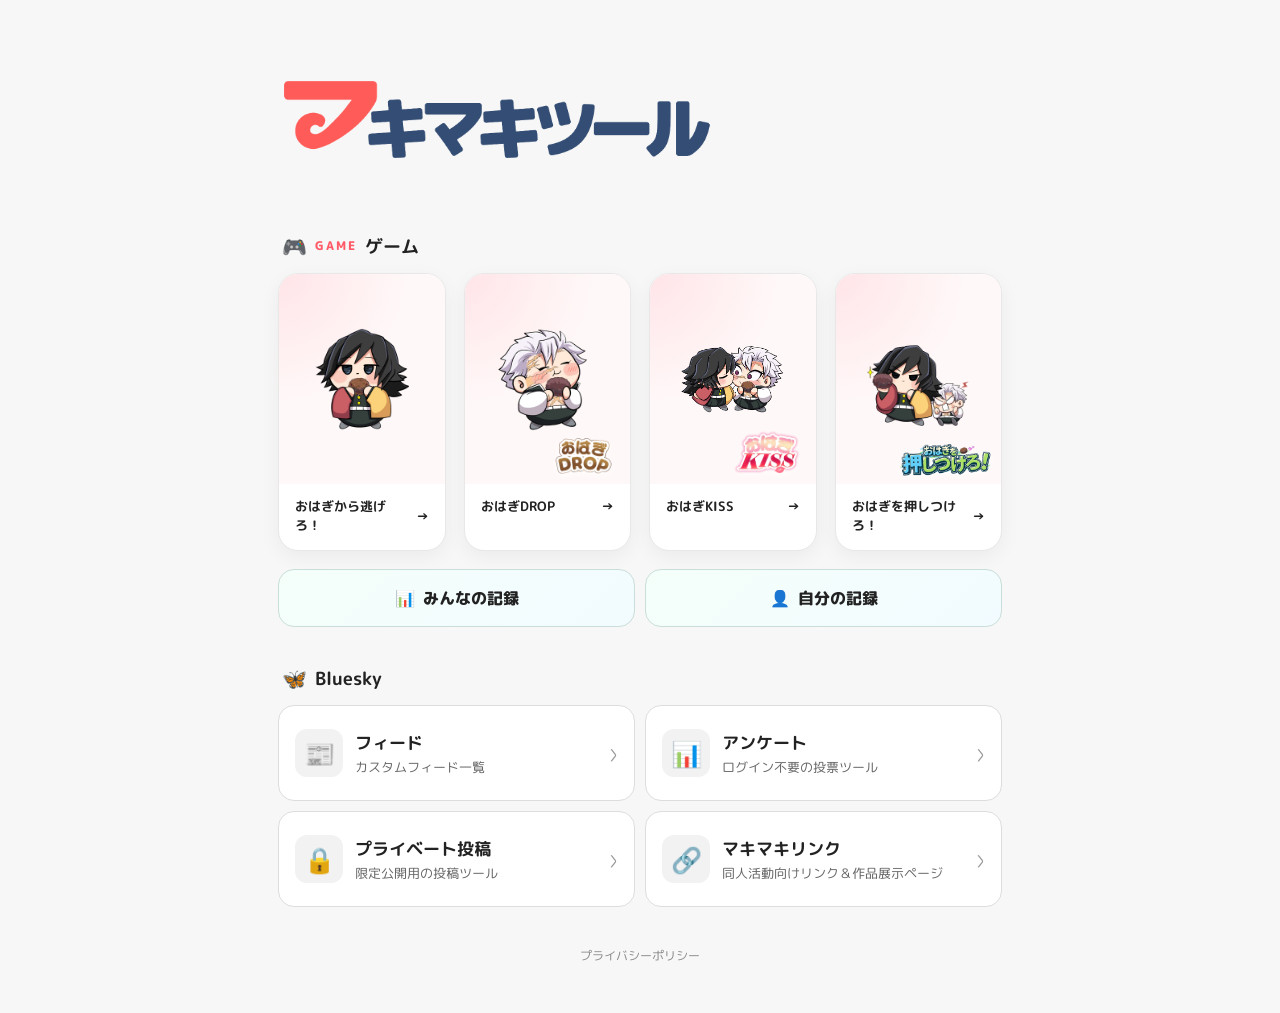
<file: index.html>
<!DOCTYPE html>
<html lang="ja">

<head>
    <meta charset="UTF-8">
    <meta name="viewport" content="width=device-width, initial-scale=1.0">

    <title>マキマキツール</title>

    <meta name="description" content="ゲーム・Blueskyフィード・アンケート・プライベート投稿をまとめたマキマキツール">

    <meta name="theme-color" content="#ffffff">

    <link rel="manifest" href="./manifest.webmanifest">
    <link rel="preconnect" href="https://fonts.googleapis.com">
    <link rel="preconnect" href="https://fonts.gstatic.com" crossorigin>
    <link href="https://fonts.googleapis.com/css2?family=M+PLUS+Rounded+1c:wght@400;500;700;800;900&display=swap"
        rel="stylesheet">
    <link rel="stylesheet" href="./style.css?v=20260929-1">

    <link rel="icon" href="./icons/icon-192.png">
    <link rel="apple-touch-icon" sizes="180x180" href="./icons/apple-touch-icon.png">
</head>

<body>
    <div class="app-shell">

        <header class="site-header">
            <div class="brand">
                <a class="brand-logo" href="./index.html" aria-label="マキマキツール ホーム">
                    <img src="./images/header.png" alt="マキマキツール">
                </a>
            </div>
        </header>

        <main>

            <section class="game-section" aria-labelledby="games-title">

                <div class="section-heading">
                    <span class="section-icon" aria-hidden="true">🎮</span>
                    <span class="section-label">GAME</span>
                    <h2 id="games-title">ゲーム</h2>
                </div>

                <div class="game-grid">

                    <!-- おはにげ -->
                    <a class="game-card" href="./games/ohaginige/">
                        <div class="game-visual">
                            <img class="game-character" src="./images/giyu-normal.png" alt="" aria-hidden="true">
                        </div>

                        <div class="game-card-footer">
                            <span>おはぎから逃げろ！</span>
                            <span aria-hidden="true">→</span>
                        </div>
                    </a>

                    <!-- おはぎDROP -->
                    <a class="game-card" href="./games/ohagidoro/">
                        <div class="game-visual">
                            <img class="game-character" src="./images/ohagi-drop.png" alt="" aria-hidden="true">
                            <img class="game-title-logo" src="./images/title-drop.png" alt="おはぎDROP">
                        </div>

                        <div class="game-card-footer">
                            <span>おはぎDROP</span>
                            <span aria-hidden="true">→</span>
                        </div>
                    </a>

                    <!-- おはぎKISS -->
                    <a class="game-card" href="./games/ohakiss/">
                        <div class="game-visual">
                            <img class="game-character" src="./images/ohagi-kiss-giyusane.png" alt=""
                                aria-hidden="true">
                            <img class="game-title-logo" src="./images/title-kiss.png" alt="おはぎKISS">
                        </div>

                        <div class="game-card-footer">
                            <span>おはぎKISS</span>
                            <span aria-hidden="true">→</span>
                        </div>
                    </a>

                    <!-- おはぎPUSH -->
                    <a class="game-card" href="https://akamakimaki.github.io/ohagi-push/">
                        <div class="game-visual">
                            <img class="game-character" src="./images/ohagi-push-giyusane.png" alt=""
                                aria-hidden="true">

                            <img class="game-title-logo push-title-logo" src="./images/title-push.png" alt="おはぎを押しつけろ！">
                        </div>

                        <div class="game-card-footer">
                            <span>おはぎを押しつけろ！</span>
                            <span aria-hidden="true">→</span>
                        </div>
                    </a>

                </div>

                <div class="record-links">

                    <a class="record-link" href="https://ohagi-ranking.makimaki-feed.net/stats.html">
                        <span aria-hidden="true">📊</span>
                        <span>みんなの記録</span>
                    </a>

                    <a class="record-link" href="https://ohagi-ranking.makimaki-feed.net/?game=kiss&amp;view=mine">
                        <span aria-hidden="true">👤</span>
                        <span>自分の記録</span>
                    </a>

                </div>

            </section>

            <section class="tool-section" aria-labelledby="bluesky-title">

                <div class="section-heading">
                    <span class="section-icon" aria-hidden="true">🦋</span>
                    <h2 id="bluesky-title">Bluesky</h2>
                </div>

                <div class="tool-grid">

                    <a class="tool-card" href="./feeds.html" id="feed-link">
                        <div class="tool-card-icon" aria-hidden="true">📰</div>

                        <div class="tool-card-body">
                            <h3>フィード</h3>
                            <p>カスタムフィード一覧</p>
                        </div>

                        <span class="tool-card-arrow" aria-hidden="true">›</span>
                    </a>

                    <a class="tool-card" href="https://poll.makimaki-feed.net/" id="poll-link" target="_blank"
                        rel="noopener noreferrer">

                        <div class="tool-card-icon" aria-hidden="true">📊</div>

                        <div class="tool-card-body">
                            <h3>アンケート</h3>
                            <p>ログイン不要の投票ツール</p>
                        </div>

                        <span class="tool-card-arrow" aria-hidden="true">›</span>
                    </a>

                    <a class="tool-card" href="https://private.makimaki-feed.net/private" id="private-link">

                        <div class="tool-card-icon" aria-hidden="true">🔒</div>

                        <div class="tool-card-body">
                            <h3>プライベート投稿</h3>
                            <p>限定公開用の投稿ツール</p>
                        </div>
                        <span class="tool-card-arrow" aria-hidden="true">›</span>
                    </a>

                    <a class="tool-card" href="https://link.makimaki-feed.net/" id="makimaki-link" target="_blank"
                        rel="noopener noreferrer">

                        <div class="tool-card-icon" aria-hidden="true">🔗</div>

                        <div class="tool-card-body">
                            <h3>マキマキリンク</h3>
                            <p>同人活動向けリンク＆作品展示ページ</p>
                        </div>

                        <span class="tool-card-arrow" aria-hidden="true">›</span>
                    </a>

                </div>

            </section>

        </main>

        <footer class="site-footer">
            <a href="./policy.html">プライバシーポリシー</a>
        </footer>

    </div>

    <script src="./app.js"></script>
</body>

</html>
</file>
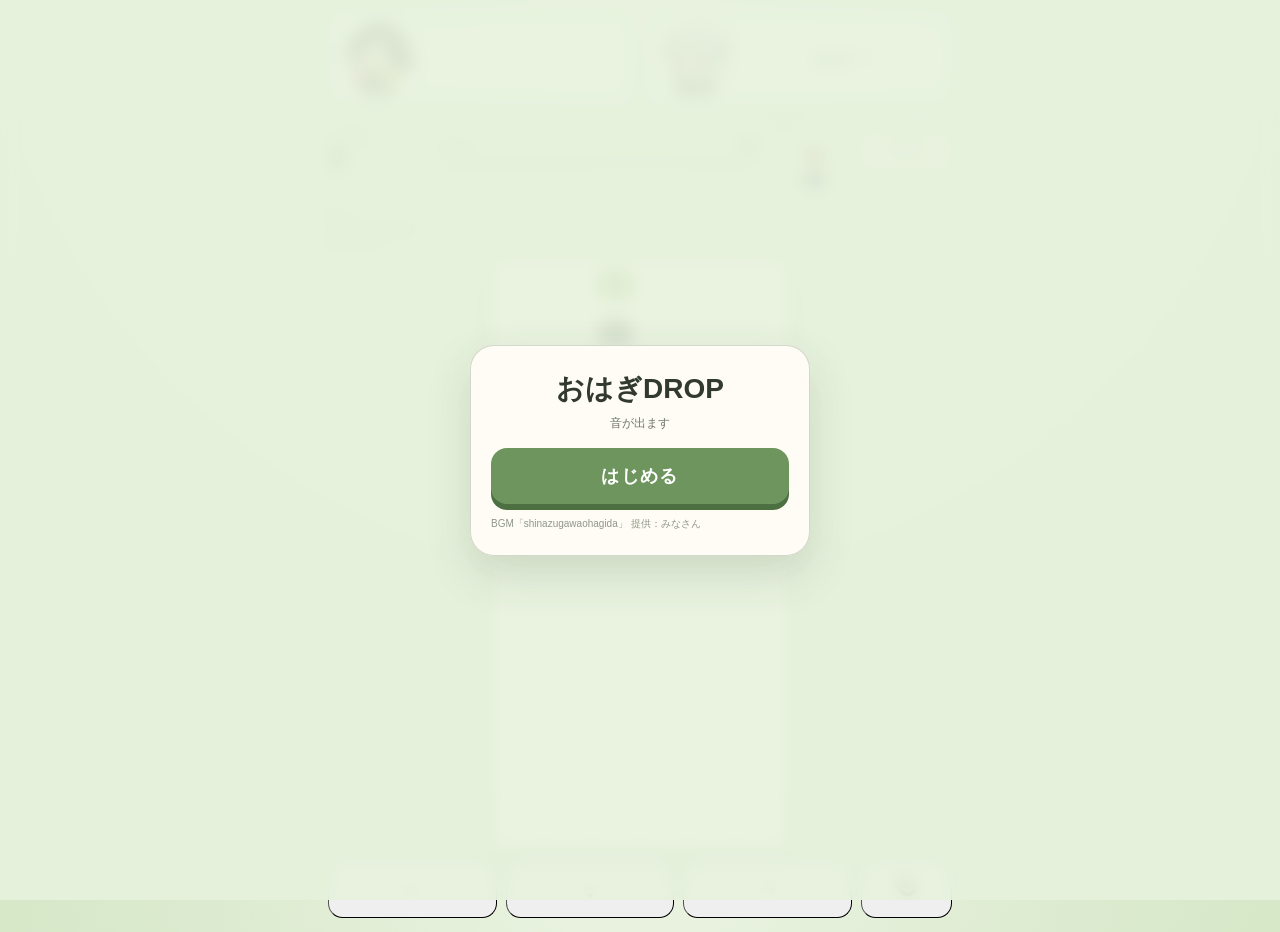
<file: games/ohagidoro/index.html>
<!DOCTYPE html>
<html lang="ja">

<head>
    <meta charset="UTF-8">
    <meta name="viewport"
        content="width=device-width, initial-scale=1, maximum-scale=1, minimum-scale=1, user-scalable=no, viewport-fit=cover">
    <meta name="theme-color" content="#dcebcf">
    <meta name="apple-mobile-web-app-capable" content="yes">
    <meta name="apple-mobile-web-app-status-bar-style" content="default">
    <title>おはぎDROP</title>

    <script>
        const isIPad =
            /iPad/.test(navigator.userAgent) ||
            (
                navigator.platform === "MacIntel" &&
                navigator.maxTouchPoints > 1
            );

        if (isIPad) {
            document.documentElement.classList.add("ipad-mode");
        }
    </script>

    <link rel="preload" href="sounds/bgm_main.wav" as="audio" type="audio/wav">
    <link rel="preload" href="sounds/clear.mp3" as="audio" type="audio/mpeg">
    <link rel="preload" href="sounds/giyu.mp3" as="audio" type="audio/mpeg">
    <link rel="preload" href="sounds/gameover.mp3" as="audio" type="audio/mpeg">

    <link rel="stylesheet" href="style.css?v=20260912-1">
    <link rel="stylesheet" href="mobile.css?v=20260912-1">
  <link rel="stylesheet" href="../../css/bluesky-button.css?v=1">
</head>

<body>
    <div id="startGate" class="start-gate">
        <div class="start-gate-card">
            <p class="start-gate-title">おはぎDROP</p>
            <p class="start-gate-note">音が出ます</p>
            <button id="startGameBtn" class="start-game-btn" type="button">はじめる</button>
            <p class="music-credit">BGM「shinazugawaohagida」 提供：みなさん</p>
        </div>
    </div>

    <main class="game-wrap">
        <section class="game-panel" aria-label="おはぎDROP">
            <h1 class="game-title">
                <img class="game-title-image" src="images/title.png?v=20260912-2" alt="おはぎDROP">
            </h1>

            <div class="game-layout">
                <aside class="character-panel">
                    <div class="character-card tomioka-card">
                        <div class="character-face-wrap">
                            <img id="giyuFace" class="character-face" src="images/giyu-normal.png" alt="義勇">
                            <div id="giyuEffects" class="character-effects" aria-hidden="true"></div>
                        </div>
                        <div id="giyuMessage" class="speech">…</div>
                    </div>

                    <div class="character-card">
                        <div class="character-face-wrap">
                            <img id="sanemiFace" class="character-face" src="images/sanemi-normal.png" alt="実弥">
                            <div id="sanemiEffects" class="character-effects" aria-hidden="true"></div>
                        </div>
                        <div id="sanemiMessage" class="speech">おはぎィ？</div>
                    </div>
                </aside>

                <section class="board-area">
                    <canvas id="gameCanvas" width="300" height="600" aria-label="ゲーム盤"></canvas>

                    <div id="eventMessage" class="event-message" aria-live="polite"></div>

                    <div id="pausePanel" class="pause-panel hidden">
                        <div class="pause-title">PAUSE</div>
                        <div class="pause-text">休憩中</div>
                    </div>

                    <div id="gameOverPanel" class="game-over hidden">

                        <div class="game-over-text">
                            腹いっぱいだァ…
                        </div>

                        <div class="result-score">

                            <div class="result-score-label">
                                今回の記録
                            </div>

                            <div class="result-score-value">
                                <span id="rankingScore">0</span>
                                <span class="result-score-unit">点</span>
                            </div>

                        </div>



                        <div class="ranking-area">
                            <div hidden>
                                <input id="rankingName" class="ranking-name-input" type="text" placeholder="Blueskyハンドル"
                                    maxlength="253">

                                <div id="rankingLoginHint" class="ranking-login-hint">
                                    初回のみ入力／ログイン後は入力不要です
                                </div>
                                <div id="rankingMessage" class="ranking-message"></div>
                            </div>
                            
                            <button id="rankingSubmitBtn" class="ranking-submit-btn" type="button">
                                この記録を登録
                            </button>

                            <button id="personalHistoryBtn" class="ranking-view-btn" type="button">
                                自分の記録を見る
                            </button>

                            <div id="rankingMessage" class="ranking-message"></div>

                        </div>



                        <button id="restartBtn" type="button">
                            もう一回
                        </button>

                        <button id="blueskyShareBtn" class="bluesky-share-btn makimaki-bsky-button" type="button">
                            🦋 Blueskyで結果を投稿
                        </button>

                    </div>

                </section>

                <aside class="info-panel">
                    <div class="hud-block score-block">
                        <div class="hud-label">SCORE</div>
                        <div id="score" class="score-value">0</div>
                    </div>

                    <div class="hud-block fever-block">
                        <div class="fever-header">
                            <div class="hud-label">FEVER</div>
                            <div id="feverValue">0%</div>
                        </div>
                        <div class="fever-bar">
                            <div id="feverBarFill" class="fever-bar-fill"></div>
                        </div>
                    </div>

                    <div class="hud-block next-block">
                        <div class="hud-label">NEXT</div>
                        <canvas id="nextCanvas" width="108" height="108"></canvas>
                    </div>

                    <div class="controls">
                        <button id="pauseBtn" class="pause-btn" type="button">PAUSE</button>
                        <div class="key-help"><span>← →</span>移動</div>
                        <div class="key-help"><span>↓</span>落とす</div>
                        <div class="key-help"><span>↑ / SPACE</span>回転</div>
                    </div>

                    <div class="music-credit">
                        BGM「shinazugawaohagida」<br>
                        提供：みなさん
                    </div>
                </aside>
            </div>

            <div class="mobile-controls" aria-label="スマホ操作">
                <div class="move-pad">
                    <button type="button" data-action="left" aria-label="左">←</button>
                    <button type="button" data-action="down" aria-label="下">↓</button>
                    <button type="button" data-action="right" aria-label="右">→</button>
                </div>
                <button class="rotate-button" type="button" data-action="rotate" aria-label="回転">↻</button>
            </div>
        </section>
    </main>

    <div id="startMessage" class="start-message">始まるぞォ！</div>

    <div id="waterFlash" class="water-flash" aria-hidden="true"></div>
    <div id="waterEffects" class="water-effects" aria-hidden="true"></div>

    <div id="giyuAttackOverlay" class="giyu-attack-overlay" aria-hidden="true">
        <img src="images/giyu-attack.png" alt="">
    </div>

    <div id="giyuAttackMessage" class="giyu-attack-message" aria-hidden="true">
        <span class="water-slash">≋</span>
        <span id="giyuAttackMessageText" class="giyu-attack-message-text">追加だ</span>
        <span class="water-slash">≋</span>
    </div>

    <div id="feverStartMessage" class="fever-start-message" aria-hidden="true">
        <span class="ohagi-mark">●</span>
        <span class="festival-text">おはぎ祭り！！</span>
        <span class="ohagi-mark">●</span>
    </div>

    <div id="sanemiGameOverOverlay" class="sanemi-gameover-overlay" aria-hidden="true">
        <img src="images/sanemi-gameover.png" alt="">
    </div>

    <audio id="bgmMain" src="sounds/bgm_main.wav" preload="auto"></audio>
    <audio id="clearSe" src="sounds/clear.mp3" preload="auto"></audio>
    <audio id="giyuSe" src="sounds/giyu.mp3" preload="auto"></audio>
    <audio id="gameOverSe" src="sounds/gameover.mp3" preload="auto"></audio>

    <script src="game.js?v=20260912-3"></script>
</body>

</html>
</file>
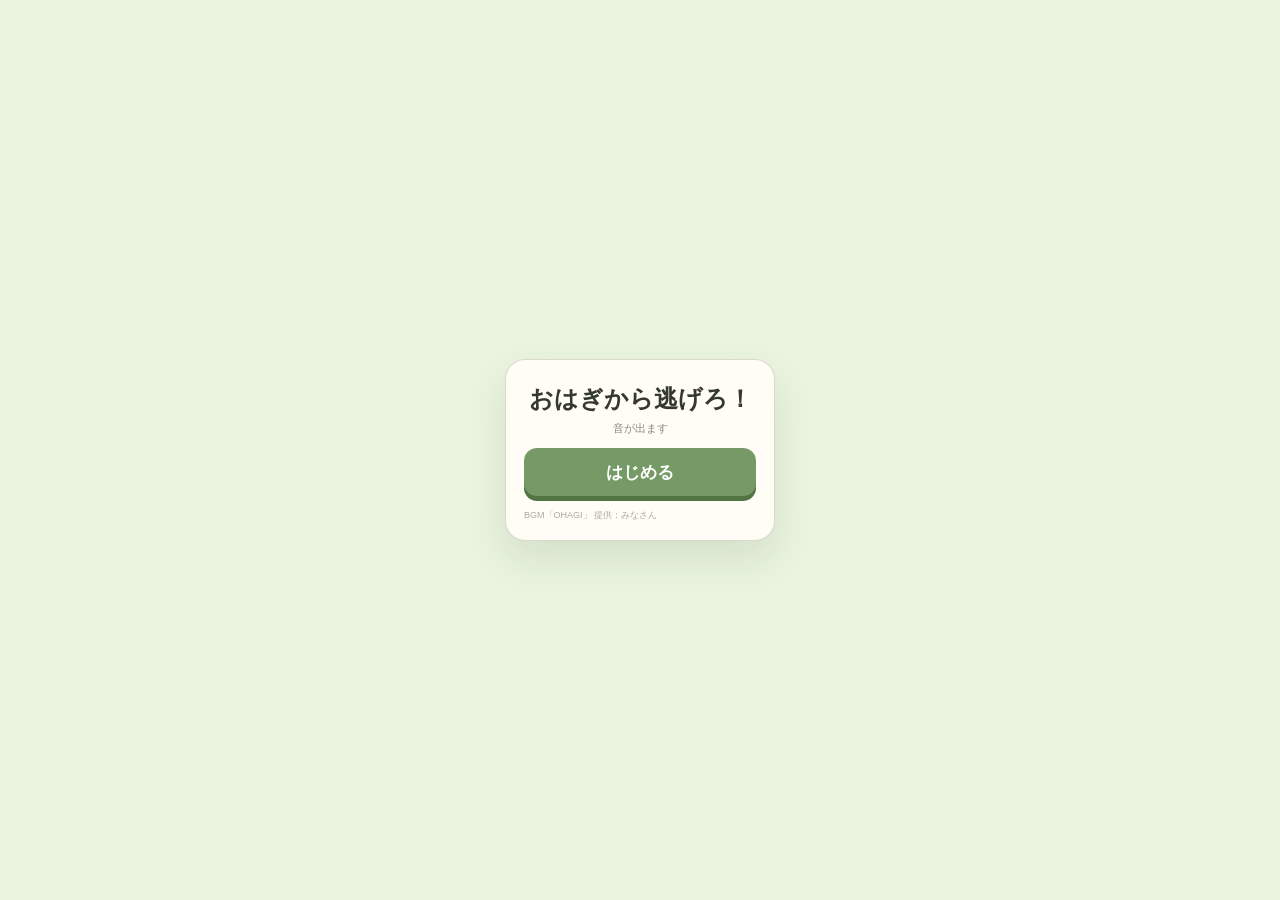
<file: games/ohaginige/index.html>
<!DOCTYPE html>
<html lang="ja">

<head>
    <meta charset="UTF-8">
    <meta name="viewport" content="width=device-width, initial-scale=1.0">
    <title>おはぎから逃げろ！</title>

    <style>
        * {
            box-sizing: border-box;
        }

        body {
            margin: 0;
            background: #f3efe7;
            font-family: sans-serif;
            overflow: hidden;
            touch-action: none;
        }

        #game {
            position: relative;

            width: min(100vw, 75vh);
            height: min(100vh, 133.33vw);

            margin: 0 auto;

            overflow: hidden;


            background: linear-gradient(#ffffff80, #ffffff80),
                repeating-linear-gradient(0deg,
                    #ddd 0px,
                    #ddd 1px,
                    transparent 1px,
                    transparent 50px),
                repeating-linear-gradient(90deg,
                    #ddd 0px,
                    #ddd 1px,
                    transparent 1px,
                    transparent 50px);
        }

        @media (max-width: 600px) {
            #game {
                width: min(100vw, 56.25vh);
                height: min(100vh, 177.78vw);
            }
        }

        #score {
            position: absolute;
            top: 16px;
            left: 16px;
            z-index: 10;
            font-size: 20px;
            font-weight: bold;
        }

        #player {
            position: absolute;
            width: 72px;
            height: 72px;
            transform: translate(-50%, -50%);
            z-index: 10;
            pointer-events: none;
        }

        #player img {
            width: 100%;
            height: 100%;
            object-fit: contain;
            display: block;
        }

        .ohagi {
            position: absolute;
            width: 32px;
            height: 32px;

            display: flex;
            align-items: center;
            justify-content: center;

            font-size: 28px;

            transform: translate(-50%, -50%);
            z-index: 5;
        }

        .ohagi.fast {
            font-size: 24px;
        }

        .ohagi.giant {
            width: 76px;
            height: 76px;
            font-size: 68px;
        }

        #gameOver {
            display: none;
            position: absolute;
            inset: 0;
            z-index: 50;
            padding: 24px 18px;
            background: rgba(45, 40, 35, 0.45);
            color: white;

            align-items: center;
            justify-content: center;
            flex-direction: column;
            text-align: center;
        }

        #gameOver h1 {
            margin: 0 0 14px;
            font-size: 30px;
            font-weight: 900;
            line-height: 1.15;
            text-shadow:
                0 2px 0 rgba(0, 0, 0, 0.25);
        }

        #result {
            margin: 0 0 14px;
            font-size: 42px;
            font-weight: 900;
            line-height: 1;
        }

        #privateScoreArea {
            width: min(100%, 200px);
            margin: 0 auto 12px;
            text-align: center;
        }

        #rankingName {
            box-sizing: border-box;
            width: 100%;
            height: 36px;
            margin: 0 0 8px;
            padding: 0 12px;

            border: 0;
            border-radius: 999px;

            background: rgba(255, 255, 255, 0.94);
            color: #3b3029;

            font-family: inherit;
            font-size: 11px;
            font-weight: 700;

            outline: none;

            box-shadow:
                0 2px 6px rgba(0, 0, 0, 0.18);
        }

        #rankingName:focus {
            box-shadow:
                inset 0 0 0 2px #7a9f68;
        }

        #rankingLoginHint {
            margin: -2px 0 7px;
            color: rgba(255, 255, 255, 0.78);
            font-size: 8px;
            font-weight: 700;
            text-align: center;
        }

        #rankingSubmitBtn {
            width: 100%;
            height: 36px;
            margin: 0 0 7px;
            padding: 0;

            border: 0;
            border-radius: 999px;

            background: #7a9f68;
            color: #fff;

            font-family: inherit;
            font-size: 12px;
            font-weight: 900;

            cursor: pointer;

            box-shadow:
                0 2px 5px rgba(0, 0, 0, 0.2);
        }

        #rankingSubmitBtn:active {
            transform: translateY(2px);
            box-shadow:
                0 1px 0 rgba(62, 82, 52, 0.4);
        }

        #rankingSubmitBtn:disabled {
            opacity: 0.6;
            cursor: default;
        }

        #rankingSubmitBtn.is-saved:disabled {
            background: #5f8750;
            opacity: 1;
        }

        #personalHistoryBtn {
            display: inline-block;

            width: auto;
            height: auto;

            margin: 0;
            padding: 2px 4px;

            border: 0;
            background: transparent;

            color: rgba(255, 255, 255, 0.95);

            font-family: inherit;
            font-size: 10px;
            font-weight: 800;

            text-decoration: underline;
            text-underline-offset: 3px;

            cursor: pointer;
        }

        #rankingMessage {
            min-height: 12px;
            margin-top: 5px;

            color: rgba(255, 255, 255, 0.88);

            font-size: 9px;
            font-weight: 700;

            text-align: center;
        }

        #retryButton,
        #shareButton {
            width: 174px;
            height: 36px;

            margin-top: 8px;
            padding: 0 12px;

            border: 0;
            border-radius: 999px;

            font-family: inherit;
            font-size: 12px;
            font-weight: 900;

            cursor: pointer;

            box-shadow:
                0 2px 6px rgba(0, 0, 0, 0.2);
        }

        #retryButton {
            background: #fffaf0;
            color: #3b3029;
        }

        #shareButton {
            background: #0085ff;
            color: white;
        }


        button {
            margin-top: 10px;
            padding: 12px 22px;
            border: 0;
            border-radius: 999px;
            font-size: 18px;
            cursor: pointer;
        }

        .giyu-warning {
            position: absolute;
            z-index: 30;

            display: flex;
            flex-direction: column;
            align-items: center;

            pointer-events: none;
        }

        .giyu-face {
            width: 140px;
            height: 140px;

            display: flex;
            align-items: center;
            justify-content: center;
        }

        .giyu-face img {
            width: 100%;
            height: 100%;
            object-fit: contain;
            display: block;
        }

        .giyu-word {
            margin-top: 4px;
            padding: 5px 12px;

            background: white;
            border-radius: 20px;

            font-size: 20px;
            font-weight: bold;
            white-space: nowrap;
        }

        .warning {
            position: absolute;
            z-index: 25;

            width: 40px;
            height: 40px;

            display: flex;
            align-items: center;
            justify-content: center;

            border: 3px solid #d33;
            border-radius: 50%;

            color: #d33;
            background: rgba(255, 255, 255, 0.9);

            font-size: 28px;
            font-weight: bold;

            transform: translate(-50%, -50%);

            animation: warningBlink 0.2s infinite alternate;

            pointer-events: none;
        }

        @keyframes warningBlink {
            from {
                opacity: 0.35;
                transform: translate(-50%, -50%) scale(0.9);
            }

            to {
                opacity: 1;
                transform: translate(-50%, -50%) scale(1.1);
            }
        }

        .warning.fast {
            width: 46px;
            height: 46px;

            border-color: #e59600;
            color: #e59600;

            font-size: 22px;
        }

        .warning.giant {
            width: 54px;
            height: 54px;

            border-color: #8b1e1e;
            color: #8b1e1e;

            font-size: 30px;

            animation-duration: 0.12s;
        }

        .giyu-danger {
            position: absolute;
            z-index: 20;

            background: rgba(220, 40, 40, 0.35);

            pointer-events: none;

            animation: dangerBlink 0.15s infinite alternate;
        }

        .giyu-danger.top {
            top: 0;
            left: 0;
            width: 100%;
            height: 26px;
        }

        .giyu-danger.right {
            top: 0;
            right: 0;
            width: 26px;
            height: 100%;
        }

        .giyu-danger.bottom {
            bottom: 0;
            left: 0;
            width: 100%;
            height: 26px;
        }

        .giyu-danger.left {
            top: 0;
            left: 0;
            width: 26px;
            height: 100%;
        }

        @keyframes dangerBlink {
            from {
                opacity: 0.25;
            }

            to {
                opacity: 1;
            }
        }

        #player.hit {
            animation: sanemiShake 0.65s cubic-bezier(0.22, 1.4, 0.36, 1);
        }

        @keyframes sanemiShake {
            0% {
                transform:
                    translate(-50%, -50%) translate(0, 0) rotate(0deg) scale(1);
            }

            /* 衝撃で一気にびくんっ */
            12% {
                transform:
                    translate(-50%, -50%) translate(-15px, -14px) rotate(-12deg) scale(1.22, 0.82);
            }

            /* 反対側へ跳ね返る */
            26% {
                transform:
                    translate(-50%, -50%) translate(14px, 8px) rotate(10deg) scale(0.9, 1.18);
            }

            42% {
                transform:
                    translate(-50%, -50%) translate(-10px, -5px) rotate(-7deg) scale(1.1, 0.92);
            }

            58% {
                transform:
                    translate(-50%, -50%) translate(8px, 3px) rotate(6deg) scale(0.95, 1.08);
            }

            72% {
                transform:
                    translate(-50%, -50%) translate(-5px, -2px) rotate(-3deg) scale(1.04);
            }

            86% {
                transform:
                    translate(-50%, -50%) translate(3px, 1px) rotate(2deg) scale(0.98);
            }

            100% {
                transform:
                    translate(-50%, -50%) translate(0, 0) rotate(0deg) scale(1);
            }
        }

        #player.dodge {
            animation: sanemiDodge 0.16s ease-out;
        }

        @keyframes sanemiDodge {
            0% {
                transform: translate(-50%, -50%) translateX(0);
            }

            50% {
                transform: translate(-50%, -50%) translateX(5px);
            }

            100% {
                transform: translate(-50%, -50%) translateX(0);
            }
        }

        /* =========================
   スタート画面
========================= */

        #startScreen {
            position: fixed;
            inset: 0;
            z-index: 9999;

            display: flex;
            align-items: center;
            justify-content: center;

            background: #eaf4df;
        }

        #startCard {
            width: min(270px, calc(100vw - 48px));
            padding: 24px 18px 18px;

            background: #fffdf5;

            border: 1px solid rgba(80, 90, 65, 0.22);
            border-radius: 20px;

            box-shadow:
                0 18px 38px rgba(70, 90, 55, 0.13);

            text-align: center;
        }

        #startTitle {
            margin: 0;

            color: #34392f;

            font-size: 24px;
            font-weight: 900;
            line-height: 1.25;
        }

        #startNotice {
            margin: 7px 0 12px;

            color: #858878;

            font-size: 11px;
        }

        #startButton {
            width: 100%;
            height: 48px;

            margin: 0;

            border: 0;
            border-radius: 13px;

            background: #759a66;
            color: white;

            font-family: inherit;
            font-size: 17px;
            font-weight: 900;

            cursor: pointer;

            box-shadow:
                0 5px 0 #527546;
        }

        #startButton:active {
            transform: translateY(3px);
            box-shadow:
                0 2px 0 #527546;
        }

        #startCredit {
            margin: 13px 0 0;

            color: #aaa99e;

            font-size: 9px;
            text-align: left;
        }

        /* ランキングサイトへ移動して登録するため、旧ログイン欄は非表示 */
        #rankingName,
        #rankingLoginHint,
        #rankingMessage {
            display: none !important;
        }
    </style>

    <meta property="og:title" content="おはぎから逃げろ！">
    <meta property="og:description" content="🌊の🟤攻撃をかわし続けろ！">
    <meta property="og:type" content="website">
    <meta property="og:url" content="https://akamakimaki.github.io/ohagi-escape/">
    <meta property="og:image" content="https://akamakimaki.github.io/ohagi-escape/images/title.png">
    <meta property="og:image:width" content="1200">
    <meta property="og:image:height" content="630">

    <meta name="twitter:card" content="summary_large_image">
  <link rel="stylesheet" href="../../css/bluesky-button.css?v=1">
</head>

<body>

    <body>

        <div id="startScreen">
            <div id="startCard">

                <h1 id="startTitle">
                    おはぎから逃げろ！
                </h1>

                <p id="startNotice">
                    音が出ます
                </p>

                <button id="startButton" type="button">
                    はじめる
                </button>

                <p id="startCredit">
                    BGM「OHAGI」 提供：みなさん
                </p>

            </div>
        </div>

        <div id="game">

            <div id="game">

                <div id="score">
                    かわしたおはぎ：0
                </div>

                <div id="player">
                    <img src="images/sanemi.png" alt="実弥">
                </div>

                <div id="gameOver">
                    <h1>食わされたァ</h1>
                    <p id="result"></p>

                    <div id="privateScoreArea">
                        <input id="rankingName" type="text" placeholder="Blueskyハンドル" maxlength="253">

                        <div id="rankingLoginHint">
                            初回のみ入力／ログイン後は入力不要です
                        </div>

                        <button id="rankingSubmitBtn" type="button">
                            この記録を登録
                        </button>

                        <button id="personalHistoryBtn" type="button">
                            自分の記録を見る
                        </button>

                        <div id="rankingMessage"></div>
                    </div>

                    <button id="retryButton" onclick="location.reload()">
                        もう一回
                    </button>

                    <button id="shareButton" class="makimaki-bsky-button">
                        🦋 Blueskyで結果を投稿
                    </button>
                </div>

            </div>

            <script>

                const startScreen =
                    document.getElementById("startScreen");

                const startButton =
                    document.getElementById("startButton");

                const bgm =
                    new Audio("sounds/bgm_main.wav");

                bgm.loop = true;
                bgm.preload = "auto";

                const gameOverSound =
                    new Audio("sounds/gameover.mp3");

                gameOverSound.preload = "auto";

                const game = document.getElementById("game");
                const player = document.getElementById("player");
                const scoreText = document.getElementById("score");
                const gameOverScreen = document.getElementById("gameOver");
                const result = document.getElementById("result");
                const shareButton =
                    document.getElementById("shareButton");

                const rankingName =
                    document.getElementById("rankingName");

                const rankingLoginHint =
                    document.getElementById("rankingLoginHint");

                const rankingSubmitBtn =
                    document.getElementById("rankingSubmitBtn");

                const personalHistoryBtn =
                    document.getElementById("personalHistoryBtn");

                const rankingMessage =
                    document.getElementById("rankingMessage");

                let playerX = game.clientWidth / 2;
                let playerY = game.clientHeight / 2;

                let ohagis = [];
                let score = 0;
                let playing = false;

                let startTime = 0;

                function movePlayer(x, y) {
                    const margin = 28;

                    playerX = Math.max(
                        margin,
                        Math.min(game.clientWidth - margin, x)
                    );

                    playerY = Math.max(
                        margin,
                        Math.min(game.clientHeight - margin, y)
                    );

                    player.style.left = playerX + "px";
                    player.style.top = playerY + "px";
                }

                movePlayer(playerX, playerY);

                function movePlayerFromPointer(event) {
                    const rect = game.getBoundingClientRect();

                    const x = event.clientX - rect.left;
                    const y = event.clientY - rect.top;

                    movePlayer(x, y);
                }

                game.addEventListener("pointermove", event => {
                    if (!playing) return;

                    if (event.buttons || event.pointerType === "touch") {
                        movePlayerFromPointer(event);
                    }
                });

                game.addEventListener("pointerdown", event => {
                    if (!playing) return;

                    movePlayerFromPointer(event);
                });

                function elapsed() {
                    return (performance.now() - startTime) / 1000;
                }

                /* =========================
                   おはぎ作成
                ========================= */

                function createOhagi(options = {}) {
                    if (!playing) return;

                    const el = document.createElement("div");
                    el.className = "ohagi";
                    el.textContent = "🟤";

                    if (options.fast) {
                        el.classList.add("fast");
                    }

                    if (options.giant) {
                        el.classList.add("giant");
                    }

                    game.appendChild(el);

                    const side =
                        options.side ??
                        Math.floor(Math.random() * 4);

                    let x = options.x;
                    let y = options.y;

                    if (x === undefined || y === undefined) {
                        const spawn = getSpawnPosition(side);

                        x = spawn.x;
                        y = spawn.y;
                    }
                    let targetX =
                        options.targetX ??
                        (
                            game.clientWidth * 0.1 +
                            Math.random() * game.clientWidth * 0.8
                        );

                    let targetY =
                        options.targetY ??
                        (
                            game.clientHeight * 0.1 +
                            Math.random() * game.clientHeight * 0.8
                        );

                    const dx = targetX - x;
                    const dy = targetY - y;

                    const length = Math.sqrt(dx * dx + dy * dy);

                    let speed = 2.0 + Math.random() * 1.1;
                    let radius = 14;

                    if (options.fast) {
                        speed = 5.0 + Math.random() * 1.2;
                        radius = 11;
                    }

                    if (options.giant) {
                        speed = 1.7 + Math.random() * 0.8;
                        radius = 34;
                    }

                    if (options.speed) {
                        speed = options.speed;
                    }

                    const vx = dx / length * speed;
                    const vy = dy / length * speed;

                    ohagis.push({
                        el,
                        x,
                        y,
                        vx,
                        vy,
                        radius,
                        passed: false,
                    });

                }

                /* =========================
                   通常攻撃
                ========================= */

                function getSpawnPosition(side) {
                    const margin = 50;

                    if (side === 0) {
                        return {
                            x: Math.random() * game.clientWidth,
                            y: -margin
                        };
                    }

                    if (side === 1) {
                        return {
                            x: game.clientWidth + margin,
                            y: Math.random() * game.clientHeight
                        };
                    }

                    if (side === 2) {
                        return {
                            x: Math.random() * game.clientWidth,
                            y: game.clientHeight + margin
                        };
                    }

                    return {
                        x: -margin,
                        y: Math.random() * game.clientHeight
                    };
                }

                function showWarning(x, y, delay, type = "normal") {
                    const warning = document.createElement("div");

                    warning.className = `warning ${type}`;

                    if (type === "fast") {
                        warning.textContent = "!!";
                    } else if (type === "giant") {
                        warning.textContent = "⚠";
                    } else {
                        warning.textContent = "!";
                    }

                    const inset = 24;

                    let warningX = x;
                    let warningY = y;

                    if (x < 0) {
                        warningX = inset;
                    }

                    if (x > game.clientWidth) {
                        warningX = game.clientWidth - inset;
                    }

                    if (y < 0) {
                        warningY = inset;
                    }

                    if (y > game.clientHeight) {
                        warningY = game.clientHeight - inset;
                    }

                    warning.style.left = warningX + "px";
                    warning.style.top = warningY + "px";

                    game.appendChild(warning);

                    setTimeout(() => {
                        warning.remove();
                    }, delay);
                }

                function normalAttack() {
                    if (!playing) return;

                    const roll = Math.random();
                    const side = Math.floor(Math.random() * 4);
                    const spawn = getSpawnPosition(side);

                    const options = {
                        side,
                        x: spawn.x,
                        y: spawn.y
                    };

                    let warningDelay = 450;
                    let warningType = "normal";

                    const seconds = elapsed();

                    if (seconds >= 8 && roll < 0.20) {
                        options.giant = true;
                        warningDelay = 700;
                        warningType = "giant";

                    } else if (seconds >= 5 && roll < 0.40) {
                        options.fast = true;
                        warningDelay = 250;
                        warningType = "fast";
                    }

                    showWarning(
                        spawn.x,
                        spawn.y,
                        warningDelay,
                        warningType
                    );

                    setTimeout(() => {
                        if (!playing) return;

                        createOhagi(options);
                    }, warningDelay);
                }


                /* =========================
                   時間経過で増える
                ========================= */

                function spawnLoop() {
                    if (!playing) return;

                    const seconds = elapsed();

                    let count = 1;

                    if (seconds > 10) {
                        count = 2;
                    }

                    if (seconds > 25) {
                        count = 3;
                    }

                    if (seconds > 45) {
                        count = 4;
                    }

                    for (let i = 0; i < count; i++) {
                        setTimeout(() => {
                            normalAttack();
                        }, i * 110);
                    }

                    const delay =
                        Math.max(
                            260,
                            700 - seconds * 8
                        );

                    setTimeout(spawnLoop, delay);
                }

                /* =========================
                   義勇イベント
                ========================= */

                function showGiyu(side) {
                    const box = document.createElement("div");

                    box.className = "giyu-warning";

                    const giyuWords = [
                        "不死川",
                        "食え",
                        "おはぎだ",
                        "遠慮するな",
                        "まだある",
                        "不死川、こっちだ"
                    ];

                    const word =
                        giyuWords[Math.floor(Math.random() * giyuWords.length)];

                    box.innerHTML = `
        <div class="giyu-face">
            <img src="images/giyu.png" alt="義勇">
        </div>
        <div class="giyu-word">${word}</div>
    `;

                    if (side === 0) {
                        box.style.top = "10px";
                        box.style.left = "50%";
                        box.style.transform = "translateX(-50%)";
                    }

                    if (side === 1) {
                        box.style.right = "10px";
                        box.style.top = "50%";
                        box.style.transform = "translateY(-50%)";
                    }

                    if (side === 2) {
                        box.style.bottom = "10px";
                        box.style.left = "50%";
                        box.style.transform = "translateX(-50%)";
                    }

                    if (side === 3) {
                        box.style.left = "10px";
                        box.style.top = "50%";
                        box.style.transform = "translateY(-50%)";
                    }

                    game.appendChild(box);

                    return box;
                }
                function showGiyuDanger(side) {
                    const danger = document.createElement("div");

                    danger.className = "giyu-danger";

                    if (side === 0) {
                        danger.classList.add("top");
                    }

                    if (side === 1) {
                        danger.classList.add("right");
                    }

                    if (side === 2) {
                        danger.classList.add("bottom");
                    }

                    if (side === 3) {
                        danger.classList.add("left");
                    }

                    game.appendChild(danger);

                    return danger;
                }
                function giyuAttack() {
                    if (!playing) return;

                    const side =
                        Math.floor(Math.random() * 4);

                    const giyu =
                        showGiyu(side);

                    const danger =
                        showGiyuDanger(side);

                    const seconds = elapsed();

                    const pattern =
                        seconds >= 8
                            ? Math.floor(Math.random() * 3)
                            : Math.floor(Math.random() * 2);
                    // 0: 連射
                    // 1: 扇状
                    // 2: 巨大おはぎ

                    const delay =
                        pattern === 2 ? 850 : 500;

                    setTimeout(() => {
                        giyu.remove();
                        danger.remove();

                        if (!playing) return;

                        if (pattern === 0) {
                            giyuRapidFire(side);
                        }

                        if (pattern === 1) {
                            giyuSpreadShot(side);
                        }

                        if (pattern === 2) {
                            giyuGiantShot(side);
                        }

                    }, delay);
                }

                function giyuRapidFire(side) {
                    for (let i = 0; i < 12; i++) {

                        setTimeout(() => {
                            if (!playing) return;

                            createOhagi({
                                side,

                                targetX:
                                    playerX +
                                    (Math.random() - 0.5) * 250,

                                targetY:
                                    playerY +
                                    (Math.random() - 0.5) * 250,

                                speed:
                                    3.2 + Math.random() * 1.0
                            });

                        }, i * 60);
                    }
                }

                function giyuSpreadShot(side) {
                    const baseX = playerX;
                    const baseY = playerY;

                    for (let i = -3; i <= 3; i++) {

                        let targetX = baseX;
                        let targetY = baseY;

                        if (side === 0 || side === 2) {
                            targetX += i * 85;
                        }

                        if (side === 1 || side === 3) {
                            targetY += i * 85;
                        }

                        createOhagi({
                            side,
                            targetX,
                            targetY,
                            speed: 3
                        });
                    }
                }

                function giyuGiantShot(side) {
                    createOhagi({
                        side,
                        giant: true,
                        targetX: playerX,
                        targetY: playerY,
                        speed: 2.1
                    });
                }

                function giyuLoop() {
                    if (!playing) return;

                    const next =
                        3000 +
                        Math.random() * 2000;

                    setTimeout(() => {
                        if (!playing) return;

                        giyuAttack();
                        giyuLoop();

                    }, next);
                }

                /* =========================
                   当たり判定
                ========================= */

                function collision(o) {
                    const dx =
                        playerX - o.x;

                    const dy =
                        playerY - o.y;

                    const distance =
                        Math.sqrt(
                            dx * dx +
                            dy * dy
                        );

                    const playerRadius = 14;

                    return distance <
                        playerRadius + o.radius;
                }

                shareButton.addEventListener("click", () => {
                    const shareUrl =
                        `https://ohagi-escape.makimaki-feed.net/share?score=${score}`;
                    const text =
                        `🌊の🟤攻撃から${score}個かわした！\n` +
                        `でも最後は食わされたァ！！\n\n` +
                        `${shareUrl}\n\n` +
                        `#おはぎから逃げろ`;

                    const url =
                        "https://bsky.app/intent/compose?text=" +
                        encodeURIComponent(text);
                    window.open(url, "_blank");
                });


                const PRIVATE_SCORE_API =
                    "https://ohagi-ranking.makimaki-feed.net";


                async function getLoginStatus() {

                    const response =
                        await fetch(
                            PRIVATE_SCORE_API +
                            "/api/me",
                            {
                                credentials: "include"
                            }
                        );

                    return response.ok;
                }


                async function updateRankingLoginUI() {

                    try {

                        const loggedIn =
                            await getLoginStatus();

                        rankingName.hidden =
                            loggedIn;

                        rankingLoginHint.hidden =
                            loggedIn;

                    } catch (error) {

                        console.error(error);

                        rankingName.hidden =
                            false;

                        rankingLoginHint.hidden =
                            false;
                    }
                }


                async function waitForBlueskyLogin(
                    loginWindow
                ) {

                    for (
                        let count = 0;
                        count < 120;
                        count += 1
                    ) {

                        await new Promise(
                            resolve =>
                                setTimeout(
                                    resolve,
                                    1000
                                )
                        );

                        if (
                            loginWindow &&
                            loginWindow.closed
                        ) {

                            try {

                                if (
                                    await getLoginStatus()
                                ) {
                                    return true;
                                }

                            } catch (error) {
                                console.error(error);
                            }

                            return false;
                        }

                        try {

                            if (
                                await getLoginStatus()
                            ) {

                                if (
                                    loginWindow &&
                                    !loginWindow.closed
                                ) {
                                    loginWindow.close();
                                }

                                return true;
                            }

                        } catch (error) {
                            console.error(error);
                        }
                    }

                    return false;
                }


                async function ensureBlueskyLogin() {

                    try {

                        if (
                            await getLoginStatus()
                        ) {
                            return true;
                        }

                    } catch (error) {
                        console.error(error);
                    }

                    const handle =
                        rankingName.value
                            .trim()
                            .replace(/^[@＠]/, "");

                    if (!handle) {

                        rankingMessage.textContent =
                            "Blueskyハンドルを入力してください";

                        return false;
                    }

                    const loginUrl =
                        PRIVATE_SCORE_API +
                        "/login?handle=" +
                        encodeURIComponent(handle) +
                        "&game=escape";

                    const loginWindow =
                        window.open(
                            loginUrl,
                            "ohagiBlueskyLogin",
                            "width=620,height=760"
                        );

                    if (!loginWindow) {

                        rankingMessage.textContent =
                            "ログイン画面を開けませんでした";

                        return false;
                    }

                    rankingMessage.textContent =
                        "Blueskyでログインしてください";

                    return await waitForBlueskyLogin(
                        loginWindow
                    );
                }


                async function savePrivateScore() {

                    return await fetch(
                        PRIVATE_SCORE_API +
                        "/api/my-scores",
                        {
                            method: "POST",
                            credentials: "include",
                            headers: {
                                "Content-Type":
                                    "application/json"
                            },
                            body: JSON.stringify({
                                game: "escape",
                                score
                            })
                        }
                    );
                }


                rankingSubmitBtn.addEventListener(
                    "click",
                    event => {

                        event.preventDefault();

                        const url =
                            PRIVATE_SCORE_API +
                            "/?game=escape&view=mine&score=" +
                            encodeURIComponent(score);

                        window.location.href = url;
                    }
                );


                personalHistoryBtn.addEventListener("click", () => {
                    window.open(
                        "https://ohagi-ranking.makimaki-feed.net/?game=escape&view=mine",
                        "_blank",
                        "noopener,noreferrer"
                    );
                });

                function endGame() {
                    playing = false;

                    bgm.pause();
                    bgm.currentTime = 0;

                    gameOverSound.currentTime = 0;
                    gameOverSound.play().catch(error => {
                        console.warn("ゲームオーバー音を再生できませんでした", error);
                    });

                    // 回避アニメーションを解除してから命中アニメーション
                    player.classList.remove("dodge");
                    player.classList.remove("hit");
                    void player.offsetWidth;
                    player.classList.add("hit");

                    setTimeout(() => {
                        gameOverScreen.style.display = "flex";

                        rankingSubmitBtn.disabled =
                            false;

                        rankingSubmitBtn.textContent =
                            "この記録を登録";

                        rankingSubmitBtn.classList.remove(
                            "is-saved"
                        );

                        rankingMessage.textContent =
                            "";

                        updateRankingLoginUI();

                        result.textContent =
                            score +
                            "個のおはぎをかわした";
                    }, 600);
                }

                /* =========================
            描画
         ========================= */

                function update() {
                    if (!playing) return;

                    for (
                        let i = ohagis.length - 1;
                        i >= 0;
                        i--
                    ) {
                        const o = ohagis[i];

                        o.x += o.vx;
                        o.y += o.vy;

                        o.el.style.left =
                            o.x + "px";

                        o.el.style.top =
                            o.y + "px";

                        if (collision(o)) {
                            endGame();
                            return;
                        }

                        if (!o.passed) {
                            const toPlayerX = playerX - o.x;
                            const toPlayerY = playerY - o.y;

                            const dot =
                                toPlayerX * o.vx +
                                toPlayerY * o.vy;

                            if (dot < 0) {
                                o.passed = true;

                                score++;

                                scoreText.textContent =
                                    "かわしたおはぎ：" + score;

                                player.classList.remove("dodge");
                                void player.offsetWidth;
                                player.classList.add("dodge");

                                setTimeout(() => {
                                    player.classList.remove("dodge");
                                }, 160);
                            }
                        }
                        const outside =
                            o.x < -150 ||
                            o.x > game.clientWidth + 150 ||
                            o.y < -150 ||
                            o.y > game.clientHeight + 150;

                        if (outside) {
                            o.el.remove();

                            ohagis.splice(
                                i,
                                1
                            );
                        }
                    }

                    requestAnimationFrame(update);
                }


                /* =========================
   ゲーム開始
========================= */

                function startGame() {

                    if (playing) return;

                    playing = true;
                    startTime = performance.now();

                    startScreen.style.display = "none";

                    bgm.currentTime = 0;

                    bgm.play().catch(error => {
                        console.warn("BGMを再生できませんでした", error);
                    });

                    spawnLoop();

                    /* まず4秒後に義勇を必ず出す */
                    setTimeout(() => {

                        if (!playing) return;

                        giyuAttack();
                        giyuLoop();

                    }, 4000);

                    update();
                }

                startButton.addEventListener(
                    "click",
                    startGame
                );

            </script>

    </body>

</html>
</file>
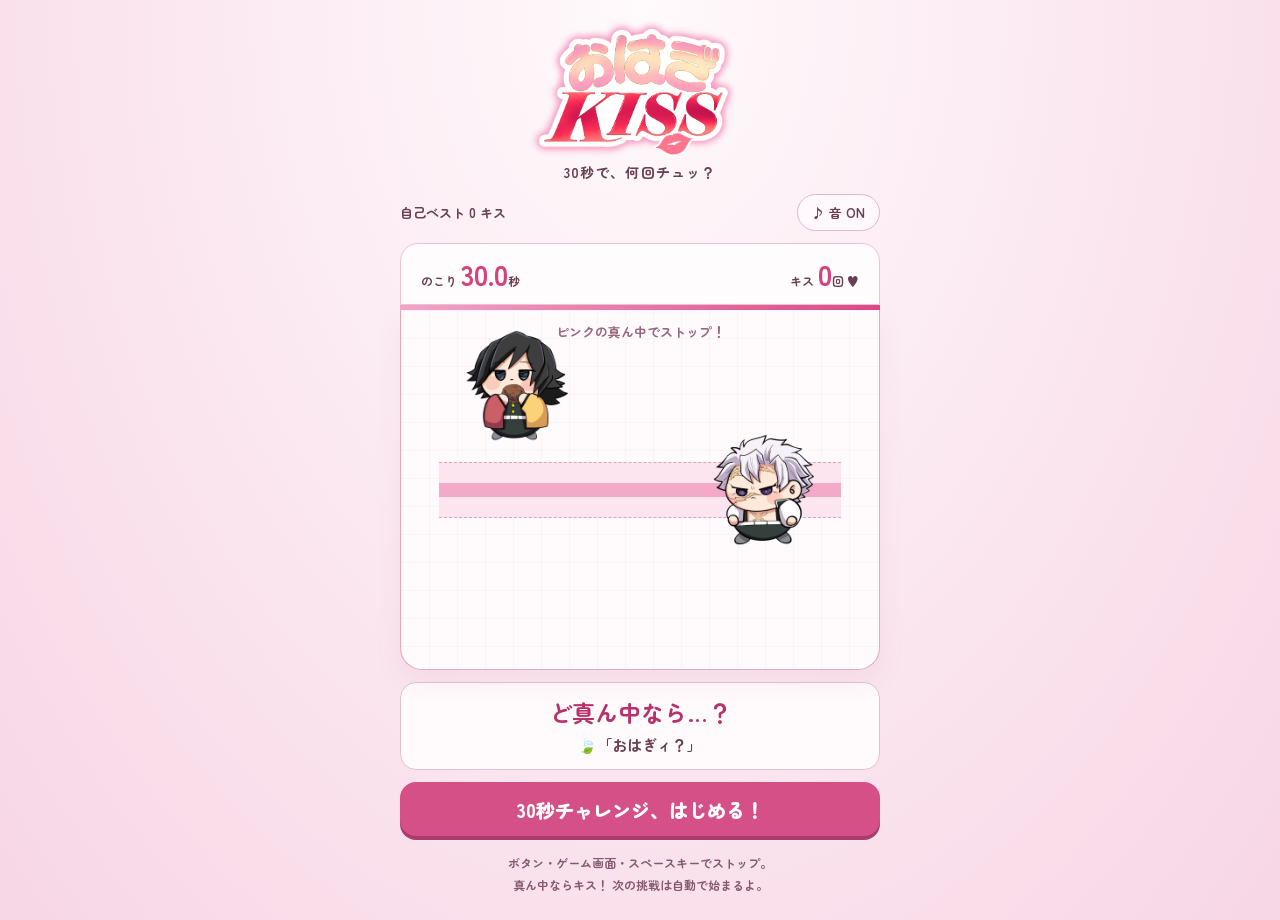
<file: games/ohakiss/index.html>
<!DOCTYPE html>
<html lang="ja">

<head>
  <meta charset="UTF-8">
  <meta name="viewport" content="width=device-width, initial-scale=1">
  <meta name="theme-color" content="#fbe4ee">
  <meta property="og:type" content="website">
  <meta property="og:site_name" content="おはぎKISS">
  <meta property="og:title" content="おはぎKISS">
  <meta property="og:description" content="30秒で、何回チュッできる？">
  <meta property="og:url" content="https://akamakimaki.github.io/ohagi-kiss/">
  <meta property="og:image" content="https://akamakimaki.github.io/ohagi-kiss/images/linkcard.png?v=2">
  <meta property="og:image:width" content="1200">
  <meta property="og:image:height" content="630">
  <meta name="twitter:card" content="summary_large_image">
  <title>おはぎKISS — 30秒で、何回チュッ？</title>
  <link rel="preconnect" href="https://fonts.googleapis.com">
  <link rel="preconnect" href="https://fonts.gstatic.com" crossorigin>
  <link href="https://fonts.googleapis.com/css2?family=Zen+Maru+Gothic:wght@400;500;700;900&display=swap"
    rel="stylesheet">
  <link rel="stylesheet" href="./style.css?v=4">
  <script src="./game.js?v=5" defer></script>
  <link rel="stylesheet" href="../../css/bluesky-button.css?v=1">
</head>

<body>
  <main>
    <header>
      <h1><img class="title" src="./images/title.png" alt="おはぎKISS" width="1218" height="798"></h1>
      <p>30秒で、何回チュッ？</p>
    </header>
    <div class="toolbar">
      <span>自己ベスト <b id="best">0</b> キス</span>
      <button id="sound" class="small-button" type="button" aria-pressed="true">♪ 音 ON</button>
    </div>
    <div class="scoreboard">
      <div id="clock"><span>のこり</span> <strong id="time">30.0</strong><span>秒</span></div>
      <div><span>キス</span> <strong id="score">0</strong><span>回 ♥</span></div>
    </div>
    <div class="time-track" aria-hidden="true">
      <div id="timeBar"></div>
    </div>
    <div id="stage" role="button" tabindex="0" aria-label="ゲーム画面。同じ高さでタップしてストップ">
      <p class="hint" id="hint">ピンクの真ん中でストップ！</p>
      <div class="zone"></div>
      <div class="bull"></div>
      <div id="giyu" class="actor"><img id="giyuImage" src="./images/giyu-normal.png" alt="義勇" draggable="false"></div>
      <div id="sanemi" class="actor waiting"><img id="sanemiImage" src="./images/sanemi-normal.png" alt="実弥"
          draggable="false"></div>
      <div id="effect" aria-hidden="true"></div>
      <div id="burst" aria-hidden="true"></div>
      <div id="projectiles" aria-hidden="true"></div>
    </div>
    <section class="message-box" aria-live="polite" aria-atomic="true">
      <h2 id="result">ど真ん中なら…？</h2>
      <p id="message">🍃「おはぎィ？」</p>
    </section>
    <button id="action" type="button">30秒チャレンジ、はじめる！</button>
    <footer>ボタン・ゲーム画面・スペースキーでストップ。<br>真ん中ならキス！ 次の挑戦は自動で始まるよ。</footer>
    <noscript>このゲームを遊ぶにはJavaScriptを有効にしてください。</noscript>
  </main>
  <div id="heart-overlay" aria-hidden="true"></div>
  <div id="timeUpFlash" class="time-up-flash" hidden aria-hidden="true">
    <strong>TIME UP!</strong>
    <span>30秒チャレンジ終了 ♥</span>
  </div>
  <section id="ending" class="ending" role="dialog" aria-modal="true" aria-labelledby="endingTitle" hidden>
    <img class="ending-art" src="./images/result-kiss.png" alt="キスする義勇と実弥">
    <div class="ending-card">
      <p class="ending-kicker">TIME UP ♥</p>
      <h2 id="endingTitle" tabindex="-1">おはぎキスの結果</h2>
      <p class="ending-score"><strong id="endingScore">0</strong><span>回キス！</span></p>
      <p id="endingRecord" class="ending-record">自己ベスト 0回</p>
      <div class="ending-history">
        <h3>この端末の記録 TOP 5</h3>
        <ol id="history"></ol>
      </div>

      <div class="rank-registration">
        <button id="privateSubmit" type="button">この記録を登録</button>

        <form id="recordLoginForm" hidden>
          <label for="recordHandle">Blueskyのハンドル</label>
          <input id="recordHandle" placeholder="example.bsky.social" autocomplete="username" required>
          <button type="submit">Blueskyでログインして保存</button>
        </form>

        <p id="recordStatus" role="status" aria-live="polite"></p>

        <a id="viewRanking" href="https://ohagi-ranking.makimaki-feed.net/?game=kiss&amp;view=mine" target="_blank"
          rel="noopener noreferrer">自分の記録を見る</a>
      </div>

      <button id="playAgain" type="button">もう一度あそぶ ♥</button>

      <button id="shareResult" class="makimaki-bsky-button" type="button">🦋 Blueskyで結果を投稿</button>
    </div>
  </section>
</body>

</html>
</file>
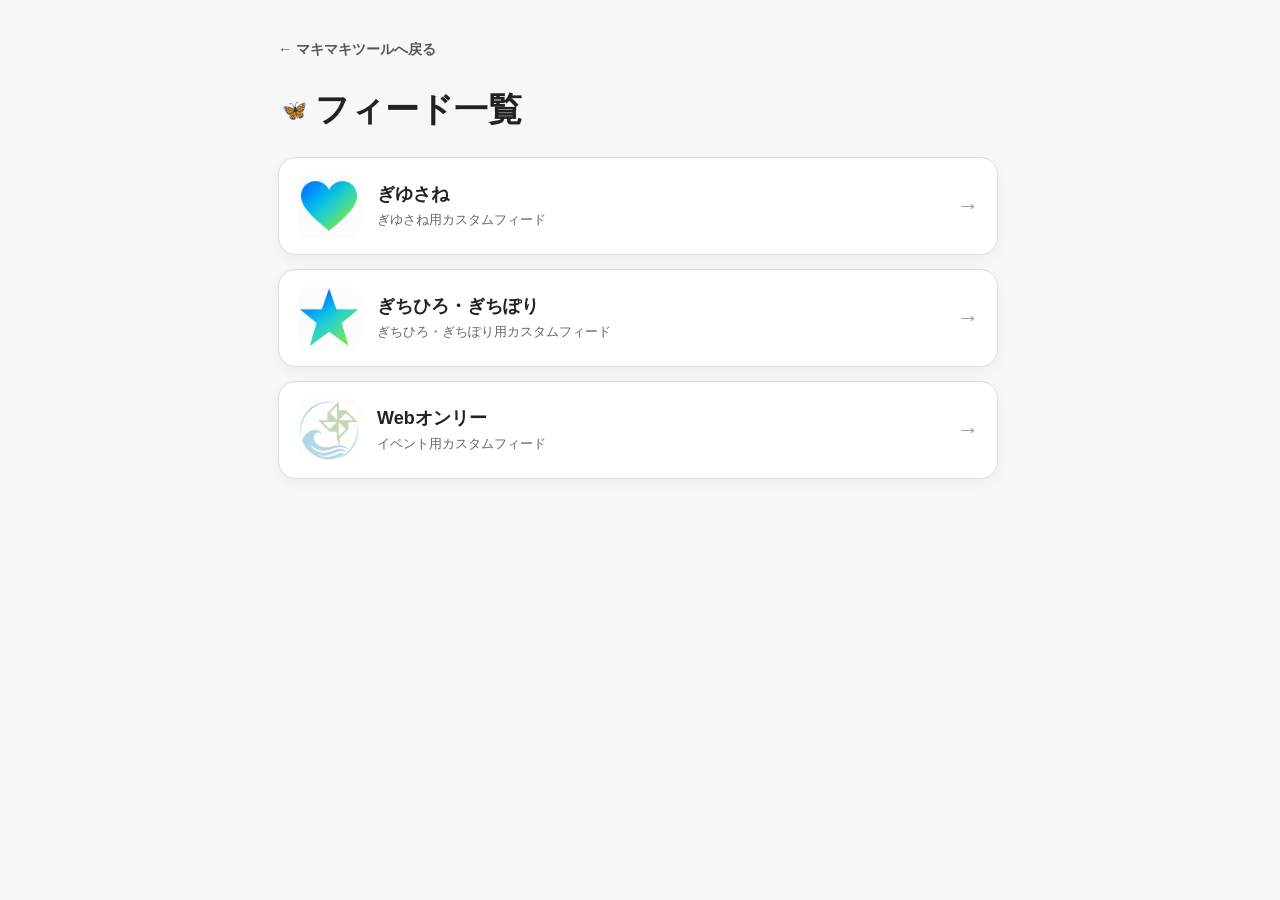
<file: feeds.html>
<!DOCTYPE html>
<html lang="ja">

<head>
    <meta charset="UTF-8">
    <meta name="viewport" content="width=device-width, initial-scale=1.0">

    <title>フィード一覧 | マキマキツール</title>

    <meta name="theme-color" content="#ffffff">

    <link rel="stylesheet" href="./style.css?v=20260927-1">
</head>

<body>
    <div class="app-shell">

        <header class="policy-header">
            <a class="policy-back" href="./index.html">← マキマキツールへ戻る</a>
        </header>

        <main class="feed-page">

            <div class="section-heading">
                <span class="section-icon" aria-hidden="true">🦋</span>
                <h1>フィード一覧</h1>
            </div>

            <div class="feed-list">

                <a class="feed-card" href="https://bsky.app/profile/did:plc:slon4uo2n45pfsvjqwv6tuft/feed/giyusane-feed"
                    target="_blank" rel="noopener noreferrer">

                    <img class="feed-icon" src="./images/giyusane.png" alt="" aria-hidden="true">

                    <div class="feed-card-body">
                        <h2>ぎゆさね</h2>
                        <p>ぎゆさね用カスタムフィード</p>
                    </div>

                    <span class="feed-arrow" aria-hidden="true">→</span>
                </a>


                <a class="feed-card"
                    href="https://bsky.app/profile/did:plc:slon4uo2n45pfsvjqwv6tuft/feed/gichihiro-feed" target="_blank"
                    rel="noopener noreferrer">

                    <img class="feed-icon" src="./images/gichihiro.png" alt="" aria-hidden="true">

                    <div class="feed-card-body">
                        <h2>ぎちひろ・ぎちぽり</h2>
                        <p>ぎちひろ・ぎちぽり用カスタムフィード</p>
                    </div>

                    <span class="feed-arrow" aria-hidden="true">→</span>
                </a>


                <a class="feed-card" href="https://bsky.app/profile/did:plc:slon4uo2n45pfsvjqwv6tuft/feed/webonly-feed"
                    target="_blank" rel="noopener noreferrer">

                    <img class="feed-icon" src="./images/webevent.png" alt="" aria-hidden="true">

                    <div class="feed-card-body">
                        <h2>Webオンリー</h2>
                        <p>イベント用カスタムフィード</p>
                    </div>

                    <span class="feed-arrow" aria-hidden="true">→</span>
                </a>

            </div>

        </main>

    </div>
</body>

</html>
</file>
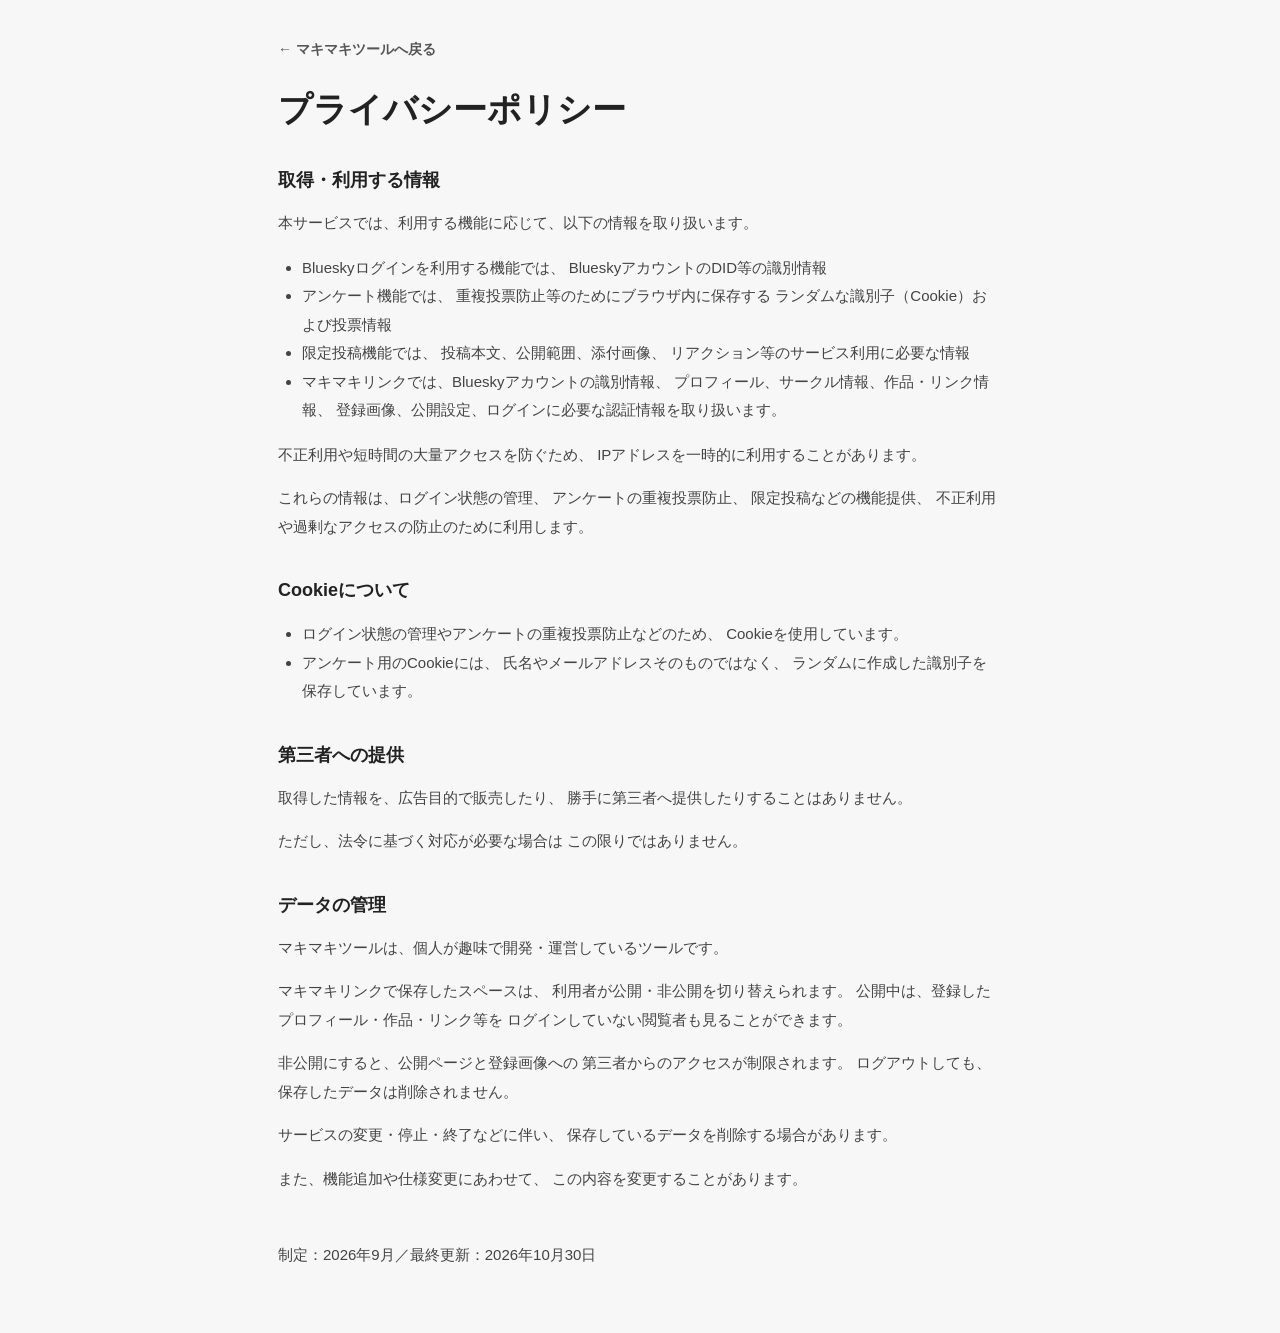
<file: policy.html>
<!DOCTYPE html>
<html lang="ja">

<head>
    <meta charset="UTF-8">
    <meta name="viewport" content="width=device-width, initial-scale=1.0">

    <title>プライバシーポリシー | マキマキツール</title>

    <meta name="theme-color" content="#ffffff">

    <link rel="stylesheet" href="./style.css">
</head>

<body>

    <div class="app-shell">

        <header class="policy-header">
            <a class="policy-back" href="./index.html">← マキマキツールへ戻る</a>
        </header>

        <main class="policy-page">

            <h1>プライバシーポリシー</h1>

            <section>
                <h2>取得・利用する情報</h2>

                <p>
                    本サービスでは、利用する機能に応じて、以下の情報を取り扱います。
                </p>

                <ul>
                    <li>
                        Blueskyログインを利用する機能では、
                        BlueskyアカウントのDID等の識別情報
                    </li>

                    <li>
                        アンケート機能では、
                        重複投票防止等のためにブラウザ内に保存する
                        ランダムな識別子（Cookie）および投票情報
                    </li>

                    <li>
                        限定投稿機能では、
                        投稿本文、公開範囲、添付画像、
                        リアクション等のサービス利用に必要な情報
                    </li>

                    <li>
                        マキマキリンクでは、Blueskyアカウントの識別情報、
                        プロフィール、サークル情報、作品・リンク情報、
                        登録画像、公開設定、ログインに必要な認証情報を取り扱います。
                    </li>
                </ul>

                <p>
                    不正利用や短時間の大量アクセスを防ぐため、
                    IPアドレスを一時的に利用することがあります。
                </p>

                <p>
                    これらの情報は、ログイン状態の管理、
                    アンケートの重複投票防止、
                    限定投稿などの機能提供、
                    不正利用や過剰なアクセスの防止のために利用します。
                </p>
            </section>


            <section>
                <h2>Cookieについて</h2>

                <ul>
                    <li>
                        ログイン状態の管理やアンケートの重複投票防止などのため、
                        Cookieを使用しています。
                    </li>

                    <li>
                        アンケート用のCookieには、
                        氏名やメールアドレスそのものではなく、
                        ランダムに作成した識別子を保存しています。
                    </li>
                </ul>
            </section>


            <section>
                <h2>第三者への提供</h2>

                <p>
                    取得した情報を、広告目的で販売したり、
                    勝手に第三者へ提供したりすることはありません。
                </p>

                <p>
                    ただし、法令に基づく対応が必要な場合は
                    この限りではありません。
                </p>
            </section>


            <section>
                <h2>データの管理</h2>

                <p>
                    マキマキツールは、個人が趣味で開発・運営しているツールです。
                </p>

                <p>
                    マキマキリンクで保存したスペースは、
                    利用者が公開・非公開を切り替えられます。
                    公開中は、登録したプロフィール・作品・リンク等を
                    ログインしていない閲覧者も見ることができます。
                </p>

                <p>
                    非公開にすると、公開ページと登録画像への
                    第三者からのアクセスが制限されます。
                    ログアウトしても、保存したデータは削除されません。
                </p>

                <p>
                    サービスの変更・停止・終了などに伴い、
                    保存しているデータを削除する場合があります。
                </p>

                <p>
                    また、機能追加や仕様変更にあわせて、
                    この内容を変更することがあります。
                </p>


            </section>


            <p class="policy-date">
                制定：2026年9月／最終更新：2026年10月30日
            </p>

        </main>

    </div>

</body>

</html>
</file>
<file: style.css>
* {
    box-sizing: border-box;
}

html {
    font-family:
        "M PLUS Rounded 1c",
        -apple-system,
        BlinkMacSystemFont,
        "Segoe UI",
        "Hiragino Kaku Gothic ProN",
        "Hiragino Sans",
        "Yu Gothic",
        Meiryo,
        sans-serif;
}

body {
    margin: 0;
    background: #f7f7f7;
    color: #222;
}

a {
    color: inherit;
}

.app-shell {
    width: min(100%, 760px);
    min-height: 100vh;
    margin: 0 auto;
    padding: 24px 18px 48px;
}

.site-header {
    padding: 8px 4px 28px;
}

.brand-logo {
    display: block;
    width: min(100%, 430px);
    text-decoration: none;
}

.brand-logo img {
    display: block;
    width: 100%;
    height: auto;
}

.tool-section+.tool-section {
    margin-top: 34px;
}

.section-heading {
    display: flex;
    align-items: center;
    gap: 8px;

    margin-bottom: 12px;
    padding: 0 4px;
}

.section-heading h2 {
    margin: 0;
    font-size: 18px;
}

.section-icon {
    font-size: 20px;
}

.tool-grid {
    display: grid;
    gap: 10px;
}

.tool-card {
    display: grid;
    grid-template-columns: 48px 1fr auto;
    align-items: center;
    gap: 12px;

    min-height: 82px;
    padding: 14px 16px;

    border: 1px solid #ddd;
    border-radius: 16px;

    background: #fff;

    color: #222;
    text-decoration: none;

    transition:
        transform 0.12s ease,
        box-shadow 0.12s ease,
        border-color 0.12s ease;
}

.tool-card:hover {
    border-color: #bbb;
    box-shadow: 0 5px 18px rgb(0 0 0 / 7%);
    transform: translateY(-1px);
}

.tool-card:focus-visible {
    outline: 3px solid #222;
    outline-offset: 3px;
}

.tool-card-icon {
    display: grid;
    place-items: center;

    width: 48px;
    height: 48px;

    border-radius: 12px;

    background: #f2f2f2;

    font-size: 25px;
}

.tool-card-body h3 {
    margin: 0 0 3px;
    font-size: 17px;
}

.tool-card-body p {
    margin: 0;

    color: #666;

    font-size: 13px;
    line-height: 1.5;
}

.tool-card-arrow {
    color: #999;
    font-size: 30px;
    font-weight: 300;
    line-height: 1;
}

.site-footer {
    padding-top: 40px;

    color: #999;

    font-size: 12px;
    text-align: center;
}

@media (min-width: 640px) {
    .app-shell {
        padding-top: 40px;
    }

    .tool-grid {
        grid-template-columns: repeat(2, 1fr);
    }

    .tool-card {
        min-height: 96px;
    }
}

@media (prefers-reduced-motion: reduce) {
    .tool-card {
        transition: none;
    }
}

.game-section {
    margin-top: 12px;
    margin-bottom: 36px;
    height: auto;
    min-height: 0;
}

.section-label {
    font-size: 12px;
    font-weight: 800;
    letter-spacing: 0.16em;
    color: #ff5a67;
}

.game-grid {
    display: grid;
    gap: 18px;
}

.game-card {
    overflow: hidden;

    border: 1px solid #e8e8e8;
    border-radius: 20px;

    background: #fff;

    color: #222;
    text-decoration: none;

    box-shadow: 0 6px 20px rgb(0 0 0 / 5%);

    transition:
        transform 0.15s ease,
        box-shadow 0.15s ease;
}

.game-card:hover {
    transform: translateY(-3px);
    box-shadow: 0 10px 28px rgb(0 0 0 / 9%);
}

.game-card:focus-visible {
    outline: 3px solid #222;
    outline-offset: 4px;
}

.game-visual {
    position: relative;

    display: flex;
    align-items: center;
    justify-content: center;

    min-height: 180px;
    padding: 22px;

    background:
        radial-gradient(circle at top left,
            rgb(255 226 230 / 90%),
            transparent 48%),
        #fff8f8;
}

.game-character {
    display: block;

    max-width: 72%;
    max-height: 150px;

    object-fit: contain;
}


.game-card-footer {
    display: flex;
    align-items: center;
    justify-content: space-between;

    gap: 12px;

    padding: 13px 16px 15px;

    font-size: 13px;
    font-weight: 700;
}

@media (min-width: 640px) {
    .game-grid {
        grid-template-columns: repeat(3, 1fr);
    }

    .game-visual {
        min-height: 210px;
    }

    .game-character {
        max-width: 85%;
        max-height: 170px;
    }
}



.game-title-logo {
    position: absolute;
    right: 12px;
    bottom: 10px;

    width: auto;
    max-width: 42%;
    max-height: 54px;

    object-fit: contain;

    filter: drop-shadow(0 2px 3px rgb(255 255 255 / 95%));
}


.policy-header {
    margin-bottom: 28px;
}

.policy-back {
    color: #555;
    font-size: 14px;
    font-weight: 700;
    text-decoration: none;
}

.policy-back:hover {
    text-decoration: underline;
}

.policy-page {
    max-width: 720px;
}

.policy-page h1 {
    margin: 0 0 36px;

    font-size: clamp(26px, 6vw, 34px);
    line-height: 1.3;
}

.policy-page section {
    margin-bottom: 36px;
}

.policy-page h2 {
    margin: 0 0 14px;

    font-size: 18px;
    line-height: 1.5;
}

.policy-page p,
.policy-page li {
    color: #444;

    font-size: 15px;
    line-height: 1.9;
}

.policy-page ul {
    padding-left: 1.5em;
}

.policy-date {
    margin-top: 48px;

    color: #777;
    font-size: 13px;
}

.site-footer a {
    color: #888;
    text-decoration: none;
}

.site-footer a:hover {
    text-decoration: underline;
}


.game-section+.tool-section {
    margin-top: 0;
}

@media (max-width: 639px) {
    .game-section {
        margin-bottom: 28px;
    }
}

.feed-page {
    max-width: 720px;
}

.feed-page h1 {
    margin: 0;
    font-size: clamp(26px, 6vw, 34px);
}

.feed-list {
    display: grid;
    gap: 14px;
    margin-top: 24px;
}

.feed-card {
    display: grid;
    grid-template-columns: 64px 1fr auto;
    align-items: center;

    gap: 16px;

    padding: 16px 18px;

    border: 1px solid #ddd;
    border-radius: 18px;

    background: #fff;

    color: #222;
    text-decoration: none;

    box-shadow: 0 4px 14px rgb(0 0 0 / 4%);
}

.feed-card:hover {
    border-color: #bbb;
    box-shadow: 0 7px 20px rgb(0 0 0 / 7%);
}

.feed-card h2 {
    margin: 0 0 4px;
    font-size: 18px;
}

.feed-card p {
    margin: 0;
    color: #666;
    font-size: 13px;
    line-height: 1.5;
}



.feed-card-body {
    min-width: 0;
}

.feed-arrow {
    color: #999;
    font-size: 22px;
}

.feed-icon {
    display: block;
    width: 64px;
    height: 64px;
    flex: 0 0 64px;

    border-radius: 16px;
    object-fit: contain;
    background: #f5f5f5;
}

@media (max-width: 639px) {
    .feed-card {
        grid-template-columns: 52px 1fr auto;
    }

    .feed-icon {
        width: 52px;
        height: 52px;
        flex-basis: 52px;
    }
}

.game-stats-link {
    margin-top: 18px;
    border-color: #c9ded8;
    background: linear-gradient(135deg, #f4fffa, #f2fbff);
}

.game-stats-link .tool-card-icon {
    background: #dff3ed;
}

.record-links {
    display: grid;
    grid-template-columns: repeat(2, minmax(0, 1fr));
    gap: 10px;
    margin-top: 18px;
}

.record-link {
    display: flex;
    align-items: center;
    justify-content: center;
    gap: 8px;
    min-height: 58px;
    padding: 12px;
    border: 1px solid #c9ded8;
    border-radius: 16px;
    background: linear-gradient(135deg, #f4fffa, #f2fbff);
    color: #222;
    font-weight: 800;
    text-align: center;
    text-decoration: none;
    transition:
        transform 0.12s ease,
        box-shadow 0.12s ease;
}

.record-link:hover {
    transform: translateY(-1px);
    box-shadow: 0 5px 18px rgb(0 0 0 / 7%);
}

.record-link:focus-visible {
    outline: 3px solid #222;
    outline-offset: 3px;
}


/* おはぎPUSHカード */
.game-title-logo.push-title-logo {
    right: 8px;
    bottom: 8px;
    width: 58%;
    max-width: none;
    max-height: 68px;
}

/* タブレットは2列 */
@media (min-width: 640px) and (max-width: 999px) {
    .game-grid {
        grid-template-columns: repeat(2, minmax(0, 1fr));
    }
}

/* PCは4列 */
@media (min-width: 1000px) {
    .game-grid {
        grid-template-columns: repeat(4, minmax(0, 1fr));
    }
}
</file>
<file: games/ohagidoro/style.css>
* {
    box-sizing: border-box;
}

html {
    width: 100%;
    height: 100%;
    min-height: 100%;
}

body {
    margin: 0;

    min-height: 100vh;
    min-height: 100svh;

    overflow-x: hidden;

    font-family:
        "Noto Sans JP",
        sans-serif;

    color: #283126;

    background:
        radial-gradient(circle at 50% -10%,
            #edf5e5 0%,
            #dcebcf 38%,
            #c8dfb8 100%);

    transition:
        background 0.35s ease;
}

button {
    font: inherit;
}


/* ========================================
   GAME START
======================================== */

.start-message {
    position: fixed;

    left: 50%;
    top: 42%;

    z-index: 8000;

    opacity: 0;
    visibility: hidden;

    pointer-events: none;

    white-space: nowrap;

    color: #4c5d42;

    font-size: 58px;
    font-weight: 900;

    letter-spacing:
        0.05em;

    text-shadow:
        0 4px 0 #fff,
        4px 0 0 #fff,
        -4px 0 0 #fff,
        0 -4px 0 #fff,
        0 8px 17px rgba(52, 68, 45, 0.22);

    transform:
        translate(-50%, -50%) scale(0.4);
}


.start-message.show {
    visibility: visible;

    animation:
        startMessagePop 1.65s cubic-bezier(.18, .85, .24, 1) forwards;
}


@keyframes startMessagePop {

    0% {
        opacity: 0;

        transform:
            translate(-50%, -50%) scale(0.25);
    }

    17% {
        opacity: 1;

        transform:
            translate(-50%, -50%) scale(1.25);
    }

    32% {
        transform:
            translate(-50%, -50%) scale(0.92);
    }

    47% {
        transform:
            translate(-50%, -50%) scale(1.04);
    }

    76% {
        opacity: 1;
    }

    100% {
        opacity: 0;

        transform:
            translate(-50%, -72%) scale(0.88);
    }
}

/* ========================================
   FEVER BACKGROUND
======================================== */

body.fever-active {
    background:
        radial-gradient(circle at 50% -5%,
            #fff8c9 0%,
            #edf2c1 38%,
            #c9e1ae 100%);
}


/* ========================================
   MAIN
======================================== */

.game-wrap {
    min-height: 100vh;

    display: flex;

    justify-content: center;

    padding:
        18px 18px 30px;
}


.game-panel {
    width: 100%;

    max-width: 980px;

    text-align: center;
}


/* ========================================
   TITLE
======================================== */

.game-title {
    margin:
        0 0 12px;

    line-height: 0.9;

    white-space: nowrap;
}


.title-ohagi {
    display: inline-block;

    font-size: 46px;

    font-weight: 900;

    letter-spacing:
        0.035em;

    color: #313a2d;
}


.title-drop {
    display: inline-block;

    margin-left: 9px;

    font-size: 31px;

    font-weight: 900;

    letter-spacing:
        0.18em;

    color: #709364;
}


/* ========================================
   LAYOUT
======================================== */

.game-layout {
    display: grid;

    grid-template-columns:
        205px 300px 175px;

    justify-content: center;

    align-items: start;

    gap: 18px;
}


/* ========================================
   CHARACTER PANEL
======================================== */

.character-panel {
    display: flex;

    flex-direction: column;

    gap: 13px;
}


.character-card {
    width: 205px;

    padding:
        8px 10px 11px;

    overflow: visible;

    border:
        1px solid rgba(67, 82, 59, 0.20);

    border-radius: 20px;

    background:
        rgba(255, 255, 250, 0.64);

    box-shadow:
        0 10px 28px rgba(55, 74, 48, 0.08);
}


.tomioka-card {
    opacity: 0.94;
}


/* ========================================
   CHARACTER WRAP
======================================== */

.character-face-wrap {
    position: relative;

    width: 100%;

    max-width: 180px;

    margin:
        0 auto 5px;
}


.character-face {
    display: block;

    width: 100%;

    height: 148px;

    object-fit: contain;

    object-position: center;

    transform-origin:
        center bottom;

    animation:
        characterIdle 1.35s ease-in-out infinite;
}


@keyframes characterIdle {

    0%,
    100% {
        transform:
            translateY(0) scale(1);
    }

    42% {
        transform:
            translateY(-4px) scale(1.01);
    }

    56% {
        transform:
            translateY(-7px) scale(1.025);
    }

    72% {
        transform:
            translateY(0) scaleY(0.985);
    }
}


/* ========================================
   HAPPY
======================================== */

.character-face.happy {
    animation:
        happyBounce 0.46s ease-in-out infinite;
}


@keyframes happyBounce {

    0%,
    100% {
        transform:
            translateY(0) scale(1);
    }

    48% {
        transform:
            translateY(-11px) scale(1.055);
    }
}


/* ========================================
   FEVER JUMP
======================================== */

.character-face.fever-jump {
    animation:
        feverCharacterJump 0.40s ease-out;
}


@keyframes feverCharacterJump {

    0% {
        transform:
            translateY(0) scale(1);
    }

    32% {
        transform:
            translateY(-17px) scale(1.09);
    }

    58% {
        transform:
            translateY(2px) scale(0.96);
    }

    78% {
        transform:
            translateY(-5px) scale(1.03);
    }

    100% {
        transform:
            translateY(0) scale(1);
    }
}


/* ========================================
   ANGRY
======================================== */

.character-face.angry {
    animation:
        angryShake 0.11s linear infinite;
}


@keyframes angryShake {

    0% {
        transform:
            translateX(0) rotate(0);
    }

    25% {
        transform:
            translateX(-6px) rotate(-1.5deg);
    }

    50% {
        transform:
            translateX(6px) rotate(1.5deg);
    }

    75% {
        transform:
            translateX(-5px) rotate(-1deg);
    }

    100% {
        transform:
            translateX(0) rotate(0);
    }
}


/* ========================================
   CHARACTER EFFECTS
======================================== */

.character-effects {
    position: absolute;

    inset:
        -10px -18px -6px;

    overflow: visible;

    pointer-events: none;

    z-index: 5;
}


.character-effect {
    position: absolute;

    z-index: 5;

    opacity: 0;

    pointer-events: none;

    user-select: none;

    will-change:
        transform,
        opacity;
}


/* HEART */

.character-effect.heart {
    font-size: 25px;

    animation:
        heartFloat 1.15s ease-out forwards;
}


@keyframes heartFloat {

    0% {
        opacity: 0;

        transform:
            translate(-50%, 10px) scale(0.35) rotate(-8deg);
    }

    18% {
        opacity: 1;

        transform:
            translate(-50%, 0) scale(1.05);
    }

    65% {
        opacity: 1;
    }

    100% {
        opacity: 0;

        transform:
            translate(calc(-50% + var(--float-x)),
                -65px) scale(1.18) rotate(var(--rotate));
    }
}


/* SWEAT */

.character-effect.sweat {
    font-size: 27px;

    animation:
        sweatPop 0.90s ease-out forwards;
}


@keyframes sweatPop {

    0% {
        opacity: 0;

        transform:
            translate(-50%, -50%) scale(0.3);
    }

    20% {
        opacity: 1;

        transform:
            translate(-50%, -50%) scale(1.12);
    }

    70% {
        opacity: 1;
    }

    100% {
        opacity: 0;

        transform:
            translate(calc(-50% + var(--float-x)),
                23px) scale(0.92);
    }
}


/* ANGER */

.character-effect.anger {
    font-size: 30px;

    animation:
        angerPop 0.72s ease-out forwards;
}


@keyframes angerPop {

    0% {
        opacity: 0;

        transform:
            translate(-50%, -50%) scale(0.3) rotate(-12deg);
    }

    20% {
        opacity: 1;

        transform:
            translate(-50%, -50%) scale(1.25) rotate(7deg);
    }

    42% {
        transform:
            translate(-54%, -50%) scale(0.95) rotate(-5deg);
    }

    60% {
        transform:
            translate(-46%, -50%) scale(1.08) rotate(3deg);
    }

    100% {
        opacity: 0;

        transform:
            translate(-50%, -65%) scale(1.05);
    }
}


/* SPARKLE */

.character-effect.sparkle {
    font-size: 23px;

    animation:
        characterSparkle 0.95s ease-out forwards;
}

/* ========================================
   GAME OVER SANEMI POYA
   満腹でぽやぽや
======================================== */

.character-effect.poya {
    font-size: 27px;

    color:
        rgba(255, 255, 255, 0.92);

    text-shadow:
        0 0 7px rgba(255, 255, 255, 0.95),
        0 0 13px rgba(235, 205, 155, 0.55);

    animation:
        sanemiPoyaFloat 2s ease-out forwards;
}


.character-effect.poya-small {
    font-size: 18px;

    color:
        rgba(255, 255, 255, 0.78);

    text-shadow:
        0 0 6px rgba(255, 255, 255, 0.92);

    animation:
        sanemiPoyaFloat 2.15s ease-out forwards;
}


.character-effect.poya-sparkle {
    font-size: 20px;

    color:
        #fff0b7;

    text-shadow:
        0 0 7px #fff,
        0 0 13px rgba(255, 210, 108, 0.72);

    animation:
        sanemiPoyaSparkle 1.9s ease-out forwards;
}


@keyframes sanemiPoyaFloat {

    0% {
        opacity: 0;

        transform:
            translate(-50%, 5px) scale(0.35);
    }

    20% {
        opacity: 0.85;

        transform:
            translate(-50%, 0) scale(1);
    }

    70% {
        opacity: 0.7;
    }

    100% {
        opacity: 0;

        transform:
            translate(calc(-50% + var(--float-x)),
                -46px) scale(1.18) rotate(var(--rotate));
    }
}


@keyframes sanemiPoyaSparkle {

    0% {
        opacity: 0;

        transform:
            translate(-50%, -50%) scale(0.2);
    }

    25% {
        opacity: 1;

        transform:
            translate(-50%, -50%) scale(1.25);
    }

    65% {
        opacity: 0.8;
    }

    100% {
        opacity: 0;

        transform:
            translate(calc(-50% + var(--float-x)),
                -35px) scale(0.65) rotate(45deg);
    }
}

@keyframes characterSparkle {

    0% {
        opacity: 0;

        transform:
            translate(-50%, -50%) scale(0.15) rotate(0);
    }

    25% {
        opacity: 1;

        transform:
            translate(-50%, -50%) scale(1.3) rotate(20deg);
    }

    70% {
        opacity: 1;
    }

    100% {
        opacity: 0;

        transform:
            translate(calc(-50% + var(--float-x)),
                -45px) scale(0.7) rotate(60deg);
    }
}


/* ========================================
   SPEECH
======================================== */

.speech {
    min-height: 45px;

    display: flex;

    align-items: center;

    justify-content: center;

    padding:
        7px 10px;

    border-radius: 13px;

    background:
        rgba(255, 255, 255, 0.62);

    color: #343d30;

    font-size: 13px;

    font-weight: 700;

    line-height: 1.45;
}


/* ========================================
   BOARD
======================================== */

.board-area {
    position: relative;
}


#gameCanvas {
    display: block;

    width: 300px;

    height: 600px;

    border:
        1.5px solid rgba(77, 65, 48, 0.56);

    border-radius: 14px;

    background: #fffaf0;

    box-shadow:
        0 12px 32px rgba(63, 51, 35, 0.11);

    transition:
        box-shadow 0.25s ease,
        filter 0.25s ease;
}


body.fever-active #gameCanvas {
    box-shadow:
        0 0 0 5px rgba(255, 214, 65, 0.18),

        0 0 42px rgba(255, 205, 43, 0.48),

        0 14px 32px rgba(72, 57, 24, 0.12);
}


/* ========================================
   HUD
======================================== */

.info-panel {
    width: 175px;

    padding:
        8px 4px;

    display: flex;

    flex-direction: column;

    gap: 19px;

    text-align: left;
}


.hud-block {
    padding:
        4px 2px;
}


.hud-label {
    color:
        rgba(45, 58, 40, 0.57);

    font-size: 10px;

    font-weight: 900;

    letter-spacing:
        0.20em;
}


/* ========================================
   SCORE
======================================== */

.score-value {
    display: inline-block;

    margin-top: 3px;

    position: relative;

    color: #2d3629;

    font-size: 36px;

    font-weight: 900;

    letter-spacing:
        -0.025em;

    line-height: 1;

    transform-origin:
        left center;
}


.score-value.score-pop {
    animation:
        scoreBounce 0.45s ease-out;
}


@keyframes scoreBounce {

    0% {
        transform:
            translateY(0) scale(1);
    }

    30% {
        transform:
            translateY(-7px) scale(1.28);
    }

    53% {
        transform:
            translateY(2px) scale(0.94);
    }

    75% {
        transform:
            translateY(-2px) scale(1.06);
    }

    100% {
        transform:
            translateY(0) scale(1);
    }
}


body.fever-active .score-value {
    color: #c5790a;

    text-shadow:
        0 0 14px rgba(255, 198, 37, 0.42);
}


body.fever-active .score-value.score-pop {
    animation:
        feverScoreBounce 0.48s ease-out;
}


@keyframes feverScoreBounce {

    0% {
        transform:
            translateY(0) scale(1);
    }

    25% {
        transform:
            translateY(-11px) scale(1.48) rotate(-2deg);
    }

    52% {
        transform:
            translateY(3px) scale(0.90) rotate(1deg);
    }

    75% {
        transform:
            translateY(-3px) scale(1.11);
    }

    100% {
        transform:
            translateY(0) scale(1);
    }
}


/* ========================================
   FEVER
======================================== */

.fever-header {
    display: flex;

    align-items: center;

    justify-content: space-between;

    gap: 10px;
}


#feverValue {
    font-size: 15px;

    font-weight: 900;
}


.fever-bar {
    height: 11px;

    margin-top: 7px;

    overflow: hidden;

    border-radius: 999px;

    background:
        rgba(50, 65, 44, 0.12);
}


.fever-bar-fill {
    width: 0%;

    height: 100%;

    border-radius: inherit;

    background:
        linear-gradient(90deg,
            #e8a62d,
            #ffd353,
            #fff2a3);

    box-shadow:
        0 0 9px rgba(255, 191, 38, 0.45);

    transition:
        width 0.22s ease;
}


body.fever-active .fever-block {
    animation:
        feverHudPulse 0.48s ease-in-out infinite alternate;
}


@keyframes feverHudPulse {

    from {
        transform:
            scale(1);
    }

    to {
        transform:
            scale(1.045);
    }
}


/* ========================================
   NEXT
======================================== */

.next-block {
    text-align: center;
}


.next-block .hud-label {
    display: block;

    text-align: left;
}


#nextCanvas {
    display: block;

    width: 108px;

    height: 108px;

    margin:
        2px auto 0;
}


/* ========================================
   CONTROL HELP
======================================== */

.controls {
    padding-top: 10px;

    border-top:
        1px solid rgba(54, 70, 48, 0.12);

    color:
        rgba(42, 52, 38, 0.69);

    font-size: 11px;

    line-height: 1.7;
}


.key-help {
    margin:
        3px 0;
}


.key-help span {
    display: inline-block;

    min-width: 69px;

    margin-right: 3px;

    color:
        rgba(47, 56, 44, 0.84);

    font-weight: 900;
}


.pause-btn {
    width: 100%;

    margin-bottom: 7px;

    padding:
        8px 7px;

    cursor: pointer;

    border:
        1px solid rgba(74, 69, 55, 0.30);

    border-radius: 10px;

    background:
        rgba(255, 252, 239, 0.65);

    color: #4b4335;

    font-size: 11px;

    font-weight: 900;

    letter-spacing:
        0.12em;
}


/* ========================================
   GENERAL EVENT
======================================== */

.event-message {
    position: absolute;

    left: 50%;

    top: 44%;

    width: 88%;

    z-index: 80;

    padding:
        13px 10px;

    opacity: 0;

    pointer-events: none;

    transform:
        translate(-50%, -50%) scale(0.82);

    border-radius: 16px;

    background:
        rgba(255, 253, 241, 0.95);

    color: #36452f;

    box-shadow:
        0 10px 25px rgba(47, 63, 40, 0.16);

    font-size: 20px;

    font-weight: 900;

    line-height: 1.4;

    white-space: pre-line;

    transition:
        opacity 0.15s ease,
        transform 0.15s ease;
}


.event-message.show {
    opacity: 1;

    transform:
        translate(-50%, -50%) scale(1);
}


/* ========================================
   WATER FLASH
======================================== */

.water-flash {
    position: fixed;

    inset: 0;

    z-index: 3500;

    opacity: 0;

    visibility: hidden;

    pointer-events: none;

    background:
        radial-gradient(circle at center,
            rgba(235, 252, 255, 0.82),
            rgba(79, 185, 229, 0.35) 48%,
            rgba(23, 105, 151, 0.18) 100%);
}


.water-flash.show {
    visibility: visible;

    animation:
        waterFlash 0.48s ease-out forwards;
}


@keyframes waterFlash {
    0% {
        opacity: 0;
    }

    12% {
        opacity: 0.95;
    }

    36% {
        opacity: 0.42;
    }

    100% {
        opacity: 0;
    }
}


/* ========================================
   WATER EFFECT ROOT
======================================== */

.water-effects {
    position: fixed;

    inset: 0;

    z-index: 4600;

    overflow: hidden;

    pointer-events: none;
}


/* WATER DROPLET */

.water-particle {
    position: fixed;

    pointer-events: none;

    border-radius:
        55% 45% 60% 40%;

    background:
        linear-gradient(160deg,
            rgba(255, 255, 255, 0.98) 0%,
            rgba(190, 241, 255, 0.96) 22%,
            rgba(90, 199, 236, 0.92) 60%,
            rgba(28, 135, 196, 0.82) 100%);

    box-shadow:
        0 0 10px rgba(145, 228, 255, 0.75),
        0 0 18px rgba(88, 192, 235, 0.42);

    transform-origin: center center;

    animation:
        waterParticleFly var(--duration) cubic-bezier(.16, .72, .28, 1) forwards;
}

@keyframes waterParticleFly {
    0% {
        opacity: 0;
        transform:
            translate(-50%, -50%) scale(0.18) rotate(0deg);
    }

    14% {
        opacity: 1;
    }

    42% {
        opacity: 1;
    }

    100% {
        opacity: 0;
        transform:
            translate(calc(-50% + var(--dx)),
                calc(-50% + var(--dy))) scale(0.72) rotate(var(--rotate));
    }
}





@keyframes waterParticleFly {

    0% {
        opacity: 0;

        transform:
            translate(-50%, -50%) scale(0.2);
    }

    14% {
        opacity: 1;
    }

    100% {
        opacity: 0;

        transform:
            translate(calc(-50% + var(--dx)),
                calc(-50% + var(--dy))) scale(0.7) rotate(var(--rotate));
    }
}


/* WATER RING */

.water-ring {
    position: fixed;

    width: 90px;

    height: 34px;

    z-index: 4550;

    pointer-events: none;

    border:
        4px solid rgba(148, 224, 251, 0.80);

    border-radius: 50%;

    opacity: 0;

    transform:
        translate(-50%, -50%) scale(0.3);

    animation:
        waterRingExpand 0.72s ease-out forwards;
}


@keyframes waterRingExpand {

    0% {
        opacity: 0;

        transform:
            translate(-50%, -50%) scale(0.2);
    }

    20% {
        opacity: 0.9;
    }

    100% {
        opacity: 0;

        transform:
            translate(-50%, -50%) scale(2.8);
    }
}


/* ========================================
   GIYU FULLSCREEN
======================================== */

.giyu-attack-overlay {
    position: fixed;

    inset: 0;

    z-index: 3600;

    display: flex;

    align-items: center;

    justify-content: center;

    opacity: 0;

    visibility: hidden;

    pointer-events: none;

    background:
        radial-gradient(circle,
            rgba(117, 206, 239, 0.07),
            rgba(17, 106, 153, 0.04));

    transition:
        opacity 0.20s ease,
        visibility 0.20s ease;
}


.giyu-attack-overlay img {
    width:
        min(92vw, 920px);

    height:
        min(92vh, 920px);

    object-fit: contain;

    opacity: 0.18;

    filter:
        saturate(0.88) brightness(1.10);
}


.giyu-attack-overlay.show {
    opacity: 1;

    visibility: visible;
}


.giyu-attack-overlay.show img {
    animation:
        giyuOverlayMove 0.72s ease-in-out infinite alternate;
}


@keyframes giyuOverlayMove {

    from {
        transform:
            translateX(-7px) scale(1.02);
    }

    to {
        transform:
            translateX(7px) scale(1.10);
    }
}


/* ========================================
   GIYU WATER ATTACK
======================================== */

.giyu-attack-message {
    position: fixed;

    left: 50%;
    top: 42%;

    z-index: 4700;

    width:
        min(720px, 92vw);

    min-height: 120px;

    display: flex;

    align-items: center;
    justify-content: center;

    gap: 18px;

    opacity: 0;
    visibility: hidden;

    pointer-events: none;

    transform:
        translate(-50%, -50%) scale(0.35);
}


/* 水しぶきの広がり */

.giyu-attack-message::before {
    content: "";

    position: absolute;

    left: 50%;
    top: 50%;

    width: 760px;
    height: 180px;

    z-index: -1;

    opacity: 0;

    transform:
        translate(-50%, -50%) scaleX(0.25);

    background:
        linear-gradient(100deg,
            transparent 0%,
            rgba(146, 224, 250, 0.15) 8%,
            rgba(90, 194, 232, 0.85) 20%,
            rgba(232, 251, 255, 0.98) 38%,
            rgba(80, 181, 225, 0.88) 58%,
            rgba(193, 239, 255, 0.70) 76%,
            transparent 100%);

    clip-path:
        polygon(0 56%,
            8% 42%,
            15% 51%,
            23% 26%,
            31% 48%,
            40% 18%,
            48% 45%,
            58% 22%,
            67% 49%,
            76% 31%,
            84% 54%,
            92% 41%,
            100% 57%,
            90% 66%,
            82% 59%,
            72% 76%,
            62% 57%,
            52% 83%,
            42% 59%,
            32% 77%,
            22% 61%,
            12% 72%);

    filter:
        drop-shadow(0 0 13px rgba(61, 177, 225, 0.75));
}


.giyu-attack-message::after {
    content: "";

    position: absolute;

    left: 50%;
    top: 50%;

    width: 690px;
    height: 95px;

    z-index: -2;

    opacity: 0;

    transform:
        translate(-50%, -50%) scaleX(0.2);

    background:
        linear-gradient(90deg,
            transparent,
            rgba(255, 255, 255, 0.2),
            rgba(255, 255, 255, 0.95),
            rgba(180, 235, 255, 0.85),
            transparent);

    clip-path:
        polygon(0 48%,
            12% 39%,
            24% 51%,
            37% 34%,
            50% 51%,
            65% 36%,
            78% 53%,
            90% 42%,
            100% 51%,
            88% 58%,
            75% 52%,
            62% 66%,
            48% 56%,
            34% 68%,
            20% 55%,
            8% 62%);

    filter:
        blur(1px) drop-shadow(0 0 9px rgba(213, 247, 255, 0.95));
}


.giyu-attack-message.show {
    visibility: visible;

    animation:
        giyuSplashMessage 1.65s cubic-bezier(.15, .8, .2, 1) forwards;
}


.giyu-attack-message.show::before {
    animation:
        giyuSplashBurst 1.15s ease-out forwards;
}


.giyu-attack-message.show::after {
    animation:
        giyuSplashFlash 0.9s ease-out forwards;
}


.giyu-attack-message-text {
    position: relative;

    z-index: 3;

    color: #124965;

    font-size: 40px;
    font-weight: 900;

    font-style: italic;

    letter-spacing:
        0.08em;

    white-space: nowrap;

    text-shadow:
        0 3px 0 #fff,
        3px 0 0 #fff,
        -3px 0 0 #fff,
        0 -3px 0 #fff,
        0 0 13px rgba(255, 255, 255, 0.9),
        6px 7px 0 rgba(26, 104, 144, 0.18);
}


.water-slash {
    color: rgba(255, 255, 255, 0.98);

    font-size: 52px;
    font-weight: 900;

    text-shadow:
        0 0 10px #fff,
        0 0 20px rgba(80, 192, 236, 0.98);

    animation:
        waterSplashMark 0.24s ease-in-out infinite alternate;
}


@keyframes waterSplashMark {
    from {
        transform:
            translateX(-8px) translateY(3px) rotate(-12deg) scale(0.90);
    }

    to {
        transform:
            translateX(8px) translateY(-5px) rotate(9deg) scale(1.18);
    }
}


@keyframes giyuSplashMessage {

    0% {
        opacity: 0;

        transform:
            translate(-70%, -50%) scale(0.45);
    }

    14% {
        opacity: 1;

        transform:
            translate(-48%, -50%) scale(1.18);
    }

    28% {
        transform:
            translate(-50%, -50%) scale(0.94);
    }

    42% {
        transform:
            translate(-50%, -50%) scale(1.04);
    }

    76% {
        opacity: 1;
    }

    100% {
        opacity: 0;

        transform:
            translate(-32%, -60%) scale(0.90);
    }
}


@keyframes giyuSplashBurst {

    0% {
        opacity: 0;

        transform:
            translate(-50%, -50%) scaleX(0.15) scaleY(0.65);
    }

    16% {
        opacity: 1;

        transform:
            translate(-50%, -50%) scaleX(1.10) scaleY(1.05);
    }

    38% {
        opacity: 0.95;

        transform:
            translate(-50%, -50%) scaleX(1.18) scaleY(0.92);
    }

    100% {
        opacity: 0;

        transform:
            translate(-50%, -50%) scaleX(1.42) scaleY(0.72);
    }
}


@keyframes giyuSplashFlash {

    0% {
        opacity: 0;

        transform:
            translate(-50%, -50%) scaleX(0.15);
    }

    18% {
        opacity: 1;

        transform:
            translate(-50%, -50%) scaleX(1.12);
    }

    100% {
        opacity: 0;

        transform:
            translate(-50%, -50%) scaleX(1.34);
    }
}



/* ========================================
   FEVER START
======================================== */

.fever-start-message {
    position: fixed;

    left: 50%;

    top: 42%;

    z-index: 6000;

    display: flex;

    align-items: center;

    justify-content: center;

    gap: 13px;

    opacity: 0;

    visibility: hidden;

    white-space: nowrap;

    pointer-events: none;

    transform:
        translate(-50%, -50%) scale(0.25);
}


.festival-text {
    color: #d27a10;

    font-size: 72px;

    font-weight: 900;

    letter-spacing:
        0.025em;

    -webkit-text-stroke:
        2px #fff9df;

    paint-order:
        stroke fill;

    text-shadow:
        0 4px 0 #fff,

        4px 0 0 #fff,

        -4px 0 0 #fff,

        0 -4px 0 #fff,

        0 8px 0 #9f5511,

        0 13px 19px rgba(91, 51, 10, 0.25),

        0 0 27px rgba(255, 211, 55, 0.96);
}


.ohagi-mark {
    color: #75432c;

    font-size: 45px;

    text-shadow:
        0 4px 0 rgba(83, 42, 24, 0.20),

        0 0 12px rgba(255, 208, 63, 0.54);
}


.fever-start-message::before,
.fever-start-message::after {
    content: "✨";

    position: absolute;

    font-size: 42px;

    filter:
        drop-shadow(0 0 8px rgba(255, 213, 55, 0.85));
}


.fever-start-message::before {
    left: -62px;

    top: -32px;

    transform:
        rotate(-12deg);
}


.fever-start-message::after {
    right: -62px;

    bottom: -32px;

    transform:
        rotate(12deg);
}


.fever-start-message.show {
    visibility: visible;

    animation:
        festivalPop 2.7s cubic-bezier(.18, .86, .24, 1) forwards;
}


.fever-start-message.show .ohagi-mark {
    animation:
        festivalOhagiBounce 0.40s ease-in-out infinite alternate;
}


@keyframes festivalPop {

    0% {
        opacity: 0;

        transform:
            translate(-50%, -50%) scale(0.18) rotate(-8deg);
    }

    14% {
        opacity: 1;

        transform:
            translate(-50%, -50%) scale(1.36) rotate(4deg);
    }

    27% {
        transform:
            translate(-50%, -50%) scale(0.90) rotate(-2deg);
    }

    41% {
        transform:
            translate(-50%, -50%) scale(1.08);
    }

    72% {
        opacity: 1;

        transform:
            translate(-50%, -53%) scale(1);
    }

    87% {
        opacity: 1;
    }

    100% {
        opacity: 0;

        transform:
            translate(-50%, -82%) scale(0.84);
    }
}


@keyframes festivalOhagiBounce {

    from {
        transform:
            translateY(3px) scale(0.94);
    }

    to {
        transform:
            translateY(-10px) scale(1.12);
    }
}


/* ========================================
   SCORE POPUP
======================================== */

.score-popup {
    position: fixed;

    z-index: 3000;

    pointer-events: none;

    color: #c94f2c;

    font-size: 27px;

    font-weight: 900;

    text-shadow:
        0 2px 0 #fff,

        2px 0 0 #fff,

        -2px 0 0 #fff,

        0 -2px 0 #fff;

    animation:
        scorePopup 0.90s ease-out forwards;
}


.score-popup.big {
    font-size: 35px;
}


.score-popup.fever-score {
    z-index: 5900;

    color: #e59c0c;

    font-size: 40px;

    text-shadow:
        0 3px 0 #fff,

        3px 0 0 #fff,

        -3px 0 0 #fff,

        0 -3px 0 #fff,

        0 0 15px rgba(255, 200, 40, 0.82);

    animation:
        feverScorePopup 1.0s ease-out forwards;
}


.score-popup.fever-score.big {
    font-size: 51px;
}


@keyframes scorePopup {

    0% {
        opacity: 0;

        transform:
            translate(-50%, -30%) scale(0.5);
    }

    20% {
        opacity: 1;

        transform:
            translate(-50%, -55%) scale(1.22);
    }

    100% {
        opacity: 0;

        transform:
            translate(-50%, -135%) scale(0.83);
    }
}


@keyframes feverScorePopup {

    0% {
        opacity: 0;

        transform:
            translate(-50%, -20%) scale(0.22) rotate(-6deg);
    }

    18% {
        opacity: 1;

        transform:
            translate(-50%, -54%) scale(1.50) rotate(3deg);
    }

    39% {
        transform:
            translate(-50%, -64%) scale(0.90) rotate(-1deg);
    }

    65% {
        opacity: 1;

        transform:
            translate(-50%, -82%) scale(1.12);
    }

    100% {
        opacity: 0;

        transform:
            translate(-50%, -158%) scale(0.72);
    }
}


/* ========================================
   FEVER SPARKLES
======================================== */

.fever-sparkle {
    position: fixed;

    z-index: 5950;

    pointer-events: none;

    font-size: 23px;

    color: #efaa1e;

    text-shadow:
        0 0 5px #fff,

        0 0 11px rgba(255, 205, 50, 0.9);

    animation:
        feverSparkleFly 0.78s ease-out forwards;
}


.fever-sparkle.big {
    font-size: 34px;
}


@keyframes feverSparkleFly {

    0% {
        opacity: 0;

        transform:
            translate(-50%, -50%) scale(0.15);
    }

    20% {
        opacity: 1;

        transform:
            translate(-50%, -50%) scale(1.3);
    }

    100% {
        opacity: 0;

        transform:
            translate(calc(-50% + var(--dx)),
                calc(-50% + var(--dy))) scale(0.65) rotate(var(--rotate));
    }
}


/* ========================================
   BOARD EFFECTS
======================================== */

#gameCanvas.clear-flash {
    animation:
        clearFlash 0.18s ease-out;
}


@keyframes clearFlash {

    0% {
        filter:
            brightness(1);
    }

    42% {
        filter:
            brightness(1.75);
    }

    100% {
        filter:
            brightness(1);
    }
}


#gameCanvas.attacking {
    animation:
        boardAttackShake 0.16s 6;
}


@keyframes boardAttackShake {

    0% {
        transform:
            translateX(0);
    }

    25% {
        transform:
            translateX(-7px);
    }

    50% {
        transform:
            translateX(7px);
    }

    75% {
        transform:
            translateX(-4px);
    }

    100% {
        transform:
            translateX(0);
    }
}


.tomioka-card.attacking-card {
    border-color:
        rgba(58, 165, 211, 0.50);

    background:
        rgba(218, 245, 255, 0.80);

    box-shadow:
        0 0 25px rgba(61, 173, 220, 0.18);
}


/* ========================================
   PAUSE
======================================== */

.pause-panel {
    position: absolute;

    inset: 0;

    z-index: 200;

    display: flex;

    flex-direction: column;

    justify-content: center;

    align-items: center;

    border-radius: 14px;

    background:
        rgba(29, 25, 20, 0.65);

    color: #fff;
}


.pause-panel.hidden {
    display: none;
}


.pause-title {
    font-size: 36px;

    font-weight: 900;

    letter-spacing:
        0.14em;
}


.pause-text {
    margin-top: 13px;

    font-size: 16px;

    font-weight: 700;
}


/* ========================================
   GAME OVER
======================================== */

.game-over {
    position: absolute;

    inset: 0;

    z-index: 7000;

    display: flex;

    flex-direction: column;

    justify-content: center;

    align-items: center;

    border-radius: 14px;

    background:
        rgba(37, 27, 19, 0.31);

    color: #fff;
}


.game-over.hidden {
    display: none;
}


.game-over-text {
    margin-bottom: 22px;

    font-size: 34px;

    font-weight: 900;

    text-shadow:
        0 3px 8px rgba(0, 0, 0, 0.30);
}


#restartBtn {
    padding:
        11px 27px;

    cursor: pointer;

    border: 0;

    border-radius: 999px;

    background: #f0bd44;

    color: #3d2d1c;

    font-weight: 900;

    box-shadow:
        0 6px 14px rgba(68, 43, 15, 0.20);
}


/* ========================================
   GAME OVER SANEMI
======================================== */

.sanemi-gameover-overlay {
    position: fixed;

    inset: 0;

    z-index: 6500;

    display: flex;

    justify-content: center;

    align-items: center;

    opacity: 0;

    visibility: hidden;

    pointer-events: none;

    transition:
        opacity 0.35s ease,
        visibility 0.35s ease;
}


.sanemi-gameover-overlay img {
    width:
        min(96vw, 1000px);

    height:
        min(96vh, 1000px);

    object-fit: contain;

    opacity: 0.32;
}


.sanemi-gameover-overlay.show {
    opacity: 1;

    visibility: visible;
}


.sanemi-gameover-overlay.show img {
    animation:
        gameOverSanemiAppear 2.01s ease-out forwards,

        gameOverSanemiPoyon 0.95s 0.95s ease-in-out infinite;
}


/* ========================================
   GAME OVER SANEMI
======================================== */

.sanemi-gameover-overlay {
    position: fixed;

    inset: 0;

    z-index: 6500;

    display: flex;

    justify-content: center;
    align-items: center;

    opacity: 0;
    visibility: hidden;

    pointer-events: none;

    transition:
        opacity 0.35s ease,
        visibility 0.35s ease;
}


.sanemi-gameover-overlay img {
    width:
        min(96vw, 1000px);

    height:
        min(96vh, 1000px);

    object-fit: contain;

    opacity: 0.32;

    transform-origin:
        center bottom;
}


.sanemi-gameover-overlay.show {
    opacity: 1;
    visibility: visible;
}


.sanemi-gameover-overlay.show img {
    animation:
        gameOverSanemiAppear 1.05s ease-out forwards,

        gameOverSanemiPoyon 0.92s 1.05s ease-in-out infinite;
}


/* 最初に大きくぽよん */

@keyframes gameOverSanemiAppear {

    0% {
        opacity: 0;

        transform:
            translateY(42px) scaleX(0.72) scaleY(0.72);
    }

    34% {
        opacity: 0.40;

        transform:
            translateY(-13px) scaleX(1.11) scaleY(0.92);
    }

    54% {
        transform:
            translateY(6px) scaleX(0.94) scaleY(1.08);
    }

    72% {
        transform:
            translateY(-5px) scaleX(1.045) scaleY(0.975);
    }

    86% {
        transform:
            translateY(2px) scaleX(0.985) scaleY(1.025);
    }

    100% {
        opacity: 0.32;

        transform:
            translateY(0) scaleX(1) scaleY(1);
    }
}


/* その後ずっとぽよんぽよん */

@keyframes gameOverSanemiPoyon {
    0% {
        transform: translateY(0) scale(1);
    }

    18% {
        transform: translateY(-8px) scale(1.04);
    }

    36% {
        transform: translateY(0) scale(0.97);
    }

    54% {
        transform: translateY(-4px) scale(1.02);
    }

    72% {
        transform: translateY(0) scale(1);
    }

    100% {
        transform: translateY(0) scale(1);
    }
}


/* ========================================
   MOBILE CONTROL
======================================== */

.mobile-controls {
    display: none;
}


/* ========================================
   MOBILE
======================================== */

@media (max-width: 820px) {

    html,
    body {
        width: 100%;
        height: var(--app-height, 100svh);
        min-height: 0;
        overflow: hidden;
        overscroll-behavior: none;
    }

    body {
        position: fixed;
        inset: 0;
        padding: 0;
        touch-action: manipulation;
    }

    .game-wrap {
        width: 100%;
        height: var(--app-height, 100svh);
        min-height: 0;
        overflow: hidden;
        padding:
            max(4px, env(safe-area-inset-top)) 6px max(5px, env(safe-area-inset-bottom));
    }

    .game-panel {
        width: 100%;
        height: 100%;
        max-width: 430px;
        display: flex;
        flex-direction: column;
        align-items: center;
        min-height: 0;
    }

    .game-title {
        display: none;
    }

    .game-layout {
        width: 100%;
        min-height: 0;
        flex: 1 1 auto;
        display: flex;
        flex-direction: column;
        align-items: center;
        justify-content: flex-start;
        gap: 5px;
    }

    /* キャラは盤面より上。Safari下部UIに隠させない */
    .character-panel {
        order: 1;
        width: min(96vw, 408px);
        display: grid;
        grid-template-columns: repeat(2, minmax(0, 1fr));
        gap: 6px;
        flex: 0 0 auto;
    }

    .character-card {
        width: auto;
        min-width: 0;
        height: 76px;
        padding: 3px 5px;
        display: grid;
        grid-template-columns: 66px minmax(0, 1fr);
        align-items: center;
        gap: 3px;
        border-radius: 13px;
        overflow: visible;
    }

    .character-face-wrap {
        width: 66px;
        max-width: 66px;
        margin: 0;
    }

    .character-face {
        width: 66px;
        height: 66px;
        object-fit: contain;
    }

    .speech {
        min-width: 0;
        min-height: 0;
        height: auto;
        padding: 4px 4px;
        border-radius: 10px;
        font-size: 10px;
        line-height: 1.25;
        overflow-wrap: anywhere;
    }

    .board-area {
        order: 2;
        flex: 0 0 auto;
        width:
            clamp(178px,
                calc((var(--app-height, 100svh) - 186px) / 2),
                292px);
        max-width: 78vw;
    }

    #gameCanvas {
        width: 100%;
        height: auto;
        aspect-ratio: 1 / 2;
        border-radius: 12px;
        touch-action: none;
    }

    .info-panel {
        order: 3;
        width: min(94vw, 398px);
        min-height: 44px;
        padding: 0 3px;
        display: grid;
        grid-template-columns: 0.72fr 1.28fr;
        align-items: center;
        gap: 8px;
        flex: 0 0 auto;
        text-align: left;
    }

    .score-block,
    .fever-block {
        padding: 1px 2px;
    }

    .hud-label {
        font-size: 8px;
        letter-spacing: 0.16em;
    }

    .score-value {
        margin-top: 1px;
        font-size: 26px;
        line-height: 0.95;
    }

    .fever-header {
        gap: 6px;
    }

    #feverValue {
        font-size: 13px;
    }

    .fever-bar {
        height: 9px;
        margin-top: 4px;
    }

    .next-block,
    .controls {
        display: none;
    }

    /* スマホ専用操作。方向3個を一塊、回転を別にする */
    .mobile-controls {
        display: grid;
        grid-template-columns: minmax(0, 1fr) 68px;
        align-items: stretch;
        width: min(96vw, 408px);
        height: 56px;
        margin: 5px auto 0;
        gap: 7px;
        flex: 0 0 auto;
        z-index: 500;
        touch-action: none;
        user-select: none;
        -webkit-user-select: none;
        -webkit-touch-callout: none;
    }

    .move-pad {
        display: grid;
        grid-template-columns: repeat(3, minmax(0, 1fr));
        gap: 5px;
        min-width: 0;
    }

    .mobile-controls button {
        width: 100%;
        height: 56px;
        padding: 0;
        touch-action: none;
        user-select: none;
        -webkit-user-select: none;
        -webkit-touch-callout: none;
        -webkit-tap-highlight-color: transparent;
        cursor: pointer;
        border: 1px solid rgba(69, 63, 49, 0.27);
        border-radius: 14px;
        background: rgba(255, 253, 242, 0.96);
        color: #394035;
        box-shadow: 0 3px 8px rgba(50, 54, 44, 0.10);
        font-size: 25px;
        font-weight: 900;
        line-height: 1;
    }

    .mobile-controls button:active,
    .mobile-controls button.is-pressed {
        transform: translateY(1px) scale(0.96);
        background: rgba(232, 244, 214, 0.99);
    }

    .rotate-button {
        color: #4b7654 !important;
        font-size: 27px !important;
    }

    .giyu-attack-message {
        width: 92vw;
        min-height: 74px;
        gap: 7px;
        padding: 10px 12px;
    }

    .giyu-attack-message-text {
        font-size: 24px;
        letter-spacing: 0.03em;
    }

    .water-slash {
        font-size: 28px;
    }

    .festival-text {
        font-size: 35px;
        -webkit-text-stroke: 1px #fff9df;
    }

    .ohagi-mark {
        font-size: 24px;
    }

    .fever-start-message {
        gap: 5px;
    }

    .fever-start-message::before,
    .fever-start-message::after {
        font-size: 21px;
    }

    .fever-start-message::before {
        left: -25px;
    }

    .fever-start-message::after {
        right: -25px;
    }

    .score-popup.fever-score {
        font-size: 31px;
    }

    .score-popup.fever-score.big {
        font-size: 39px;
    }

    .game-over-text {
        font-size: 25px;
    }

    .start-message {
        top: 47%;
        font-size: 40px;
    }
}

@media (max-width: 820px) and (max-height: 670px) {

    .character-panel {
        width: min(94vw, 392px);
    }

    .character-card {
        height: 64px;
        grid-template-columns: 55px minmax(0, 1fr);
    }

    .character-face-wrap,
    .character-face {
        width: 55px;
        max-width: 55px;
        height: 55px;
    }

    .speech {
        font-size: 9px;
    }

    .board-area {
        width:
            clamp(170px,
                calc((var(--app-height, 100svh) - 168px) / 2),
                262px);
    }

    .info-panel {
        min-height: 38px;
    }

    .mobile-controls,
    .mobile-controls button {
        height: 50px;
    }
}

@media (max-width: 350px) {

    .character-card {
        grid-template-columns: 52px minmax(0, 1fr);
    }

    .character-face-wrap,
    .character-face {
        width: 52px;
        max-width: 52px;
        height: 52px;
    }

    .mobile-controls {
        grid-template-columns: minmax(0, 1fr) 60px;
    }
}

/* ========================================
   FIRST START GATE / iOS AUDIO
======================================== */

.start-gate {
    position: fixed;
    inset: 0;
    z-index: 12000;
    display: grid;
    place-items: center;
    padding: 24px;
    background: rgba(232, 242, 222, 0.92);
    backdrop-filter: blur(8px);
    -webkit-backdrop-filter: blur(8px);
}

.start-gate.hidden {
    display: none;
}

.start-gate-card {
    width: min(88vw, 340px);
    padding: 24px 20px;
    border: 1px solid rgba(67, 82, 59, 0.22);
    border-radius: 24px;
    background: rgba(255, 253, 245, 0.97);
    box-shadow: 0 18px 45px rgba(55, 74, 48, 0.16);
    text-align: center;
}

.start-gate-title {
    margin: 0 0 6px;
    font-size: 28px;
    font-weight: 900;
    color: #313a2d;
}

.start-gate-note {
    margin: 0 0 16px;
    font-size: 12px;
    line-height: 1.5;
    color: rgba(45, 58, 40, 0.68);
}

.start-game-btn {
    width: 100%;
    min-height: 56px;
    border: 0;
    border-radius: 16px;
    background: #6f955f;
    color: #fff;
    font-size: 18px;
    font-weight: 900;
    letter-spacing: 0.08em;
    box-shadow: 0 6px 0 #4d7042;
    touch-action: manipulation;
    -webkit-tap-highlight-color: transparent;
}

.start-game-btn:active {
    transform: translateY(3px);
    box-shadow: 0 3px 0 #4d7042;
}


/* ==================================================
   SMARTPHONE GAME LAYOUT
   ================================================== */

@media (max-width: 820px) {

    html,
    body {
        width: 100%;
        height: 100%;
        margin: 0;
        padding: 0;
        overflow: hidden;
        overscroll-behavior: none;
    }

    body {
        position: fixed;
        inset: 0;
    }

    .game-wrap {
        width: 100%;
        height: 100svh;
        min-height: 0;

        padding:
            max(4px, env(safe-area-inset-top)) 6px 4px;

        overflow: hidden;
    }

    .game-panel {
        width: 100%;
        height: 100%;

        display: flex;
        flex-direction: column;
        align-items: center;

        min-height: 0;
    }

    /* スマホではタイトルを消す */
    .game-title {
        display: none !important;
    }

    .game-layout {
        width: 100%;
        height: 100%;

        display: grid;

        /*
        キャラ
        HUD
        盤面
        操作
        */
        grid-template-rows:
            58px 42px minmax(0, 1fr) 62px;

        grid-template-columns: 1fr;

        gap: 4px;

        justify-items: center;
        align-items: center;

        min-height: 0;
    }

    /* ========================
       CHARACTERS
       ======================== */

    .character-panel {
        grid-row: 1;

        width: min(96vw, 400px);
        height: 58px;

        display: grid;

        grid-template-columns:
            repeat(2, minmax(0, 1fr));

        gap: 5px;
    }

    .character-card {
        width: 100%;
        height: 58px;

        padding: 2px 5px;

        display: grid;

        grid-template-columns:
            48px minmax(0, 1fr);

        align-items: center;

        gap: 3px;

        border-radius: 11px;
    }

    .character-face-wrap {
        width: 48px;
        max-width: 48px;

        margin: 0;
    }

    .character-face {
        width: 48px;
        height: 48px;

        object-fit: contain;
    }

    .speech {
        min-height: 0;

        padding: 2px;

        background: transparent;

        font-size: 9px;
        line-height: 1.15;

        overflow-wrap: anywhere;
    }

    /* ========================
       HUD
       ======================== */

    .info-panel {
        grid-row: 2;

        width: min(94vw, 380px);
        height: 42px;

        padding: 0;

        display: grid;

        grid-template-columns:
            110px minmax(0, 1fr);

        gap: 12px;

        align-items: center;
    }

    .hud-block {
        padding: 0;
    }

    .hud-label {
        font-size: 8px;
    }

    .score-value {
        margin: 0;

        font-size: 24px;
    }

    .fever-header {
        margin: 0;
    }

    #feverValue {
        font-size: 12px;
    }

    .fever-bar {
        height: 8px;
        margin-top: 2px;
    }

    /* NEXTとPC操作説明はスマホでは不要 */
    .next-block,
    .controls {
        display: none !important;
    }

    /* ========================
       BOARD
       ======================== */

    .board-area {
        grid-row: 3;

        /*
        高さを最優先。
        盤面は1:2なので
        残り高さの半分が横幅になる。
        */
        height: 100%;
        width: auto;

        aspect-ratio: 1 / 2;

        max-width: 78vw;
        min-height: 0;
    }

    #gameCanvas {
        display: block;

        width: 100%;
        height: 100%;

        aspect-ratio: 1 / 2;

        border-radius: 10px;
    }

    /* ========================
       MOBILE CONTROLS
       ======================== */

    .mobile-controls {
        grid-row: 4;

        width: min(96vw, 400px);
        height: 58px;

        display: grid !important;

        grid-template-columns:
            minmax(0, 1fr) 64px;

        gap: 7px;

        position: static !important;

        margin: 0;
        padding: 0;

        background: transparent;

        z-index: 100;
    }

    .move-pad {
        display: grid;

        grid-template-columns:
            repeat(3, 1fr);

        gap: 5px;
    }

    .mobile-controls button {
        width: 100%;
        height: 58px;

        min-width: 0;

        padding: 0;

        border-radius: 13px;

        font-size: 27px;

        touch-action: manipulation;

        -webkit-touch-callout: none;
        -webkit-user-select: none;
        user-select: none;

        -webkit-tap-highlight-color:
            transparent;
    }

    .mobile-controls button[data-action="rotate"] {
        font-size: 25px;
    }
}


/* 高さが特に短いiPhone */
@media (max-width: 820px) and (max-height: 700px) {

    .game-layout {
        grid-template-rows:
            48px 34px minmax(0, 1fr) 52px;
    }

    .character-panel,
    .character-card {
        height: 48px;
    }

    .character-face-wrap,
    .character-face {
        width: 40px;
        height: 40px;
    }

    .character-card {
        grid-template-columns:
            40px minmax(0, 1fr);
    }

    .speech {
        font-size: 8px;
    }

    .info-panel {
        height: 34px;
    }

    .mobile-controls,
    .mobile-controls button {
        height: 50px;
    }
}

@media (max-width: 820px) {

    html,
    body,
    .game-wrap,
    .game-panel,
    .game-layout,
    .board-area,
    #gameCanvas,
    .mobile-controls,
    .mobile-controls button {
        touch-action: manipulation !important;
        -webkit-user-select: none !important;
        user-select: none !important;
        -webkit-touch-callout: none !important;
        -webkit-tap-highlight-color: transparent !important;
    }

    #gameCanvas,
    .mobile-controls {
        touch-action: none !important;
    }
}

/* ==================================================
   FINAL MOBILE OVERRIDE
   ================================================== */

@media (max-width: 820px) {

    html,
    body {
        width: 100% !important;
        height: var(--app-height, 100svh) !important;
        min-height: 0 !important;

        margin: 0 !important;
        padding: 0 !important;

        overflow: hidden !important;
        overscroll-behavior: none !important;

        touch-action: none !important;

        -webkit-user-select: none !important;
        user-select: none !important;

        -webkit-touch-callout: none !important;
        -webkit-text-size-adjust: 100% !important;
    }

    body {
        position: fixed !important;
        inset: 0 !important;
    }

    .game-wrap {
        width: 100% !important;
        height: var(--app-height, 100svh) !important;

        min-height: 0 !important;

        padding:
            max(3px, env(safe-area-inset-top)) 5px max(4px, env(safe-area-inset-bottom)) !important;

        overflow: hidden !important;
    }

    .game-panel {
        width: 100% !important;
        height: 100% !important;

        max-width: 430px !important;
        min-height: 0 !important;

        margin: 0 auto !important;

        display: flex !important;
        flex-direction: column !important;
        align-items: center !important;
    }

    .game-title {
        display: none !important;
    }

    .game-layout {
        width: 100% !important;
        height: 100% !important;
        min-height: 0 !important;

        display: grid !important;

        grid-template-columns: 1fr !important;

        grid-template-rows:
            54px 44px minmax(0, 1fr) 58px !important;

        gap: 3px !important;

        align-items: center !important;
        justify-items: center !important;
    }

    /* ------------------------------
       キャラ
       ------------------------------ */

    .character-panel {
        grid-row: 1 !important;
        order: unset !important;

        width: min(96vw, 410px) !important;
        height: 54px !important;

        display: grid !important;

        grid-template-columns:
            repeat(2, minmax(0, 1fr)) !important;

        gap: 5px !important;

        margin: 0 !important;
    }

    .character-card {
        width: 100% !important;
        height: 54px !important;

        min-width: 0 !important;

        padding: 2px 4px !important;

        display: grid !important;

        grid-template-columns:
            46px minmax(0, 1fr) !important;

        align-items: center !important;

        gap: 3px !important;

        border-radius: 10px !important;
    }

    .character-face-wrap {
        width: 46px !important;
        max-width: 46px !important;
        height: 46px !important;

        margin: 0 !important;
    }

    .character-face {
        width: 46px !important;
        height: 46px !important;

        object-fit: contain !important;
    }

    .speech {
        min-height: 0 !important;

        padding: 2px !important;

        font-size: 9px !important;
        line-height: 1.1 !important;

        background: transparent !important;
    }

    /* ------------------------------
       SCORE / FEVER / NEXT / PAUSE
       ------------------------------ */

    .info-panel {
        grid-row: 2 !important;
        order: unset !important;

        width: min(96vw, 410px) !important;
        height: 44px !important;

        display: grid !important;

        grid-template-columns:
            78px minmax(0, 1fr) 48px 58px !important;

        align-items: center !important;

        gap: 5px !important;

        padding: 0 !important;
        margin: 0 !important;
    }

    .score-block,
    .fever-block,
    .next-block {
        display: block !important;

        min-width: 0 !important;

        margin: 0 !important;
        padding: 0 !important;
    }

    .hud-label {
        margin: 0 !important;

        font-size: 7px !important;
        line-height: 1 !important;
    }

    .score-value {
        margin: 0 !important;

        font-size: 20px !important;
        line-height: 1 !important;
    }

    .fever-header {
        margin: 0 !important;
    }

    #feverValue {
        font-size: 10px !important;
    }

    .fever-bar {
        height: 7px !important;
        margin-top: 2px !important;
    }

    /* NEXTを復活 */
    .next-block {
        width: 48px !important;
        height: 43px !important;

        overflow: hidden !important;
    }

    #nextCanvas {
        display: block !important;

        width: 40px !important;
        height: 40px !important;

        margin: 0 auto !important;
    }

    /* controls自体を復活させる */
    .controls {
        display: flex !important;

        width: 58px !important;
        height: 38px !important;

        align-items: center !important;
        justify-content: center !important;

        margin: 0 !important;
        padding: 0 !important;

        font-size: 0 !important;
    }

    /* PAUSEボタンを必ず表示 */
    #pauseBtn {
        display: block !important;

        width: 58px !important;
        height: 36px !important;

        margin: 0 !important;
        padding: 0 !important;

        border-radius: 10px !important;

        font-size: 9px !important;
        font-weight: 800 !important;

        touch-action: none !important;
    }

    /* ------------------------------
       盤面
       ------------------------------ */

    .board-area {
        grid-row: 3 !important;
        order: unset !important;

        height: 100% !important;
        width: auto !important;

        max-height: 100% !important;
        max-width: 72vw !important;

        min-height: 0 !important;
        min-width: 0 !important;

        aspect-ratio: 1 / 2 !important;

        margin: 0 !important;
    }

    #gameCanvas {
        display: block !important;

        width: 100% !important;
        height: 100% !important;

        max-width: 100% !important;
        max-height: 100% !important;

        aspect-ratio: 1 / 2 !important;

        touch-action: none !important;

        -webkit-user-select: none !important;
        user-select: none !important;
    }

    /* ------------------------------
       操作
       ------------------------------ */

    .mobile-controls {
        grid-row: 4 !important;
        order: unset !important;

        display: grid !important;

        grid-template-columns:
            minmax(0, 1fr) 64px !important;

        width: min(96vw, 410px) !important;
        height: 56px !important;

        gap: 6px !important;

        position: static !important;

        inset: auto !important;

        margin: 0 !important;
        padding: 0 !important;

        background: transparent !important;

        touch-action: none !important;

        z-index: 1000 !important;
    }

    .move-pad {
        display: grid !important;

        grid-template-columns:
            repeat(3, minmax(0, 1fr)) !important;

        gap: 5px !important;
    }

    .mobile-controls button {
        width: 100% !important;
        height: 56px !important;

        min-width: 0 !important;

        margin: 0 !important;
        padding: 0 !important;

        border-radius: 13px !important;

        font-size: 25px !important;

        touch-action: none !important;

        -webkit-user-select: none !important;
        user-select: none !important;

        -webkit-touch-callout: none !important;
        -webkit-tap-highlight-color: transparent !important;
    }
}


/* 高さの短いスマホ */
@media (max-width: 820px) and (max-height: 700px) {

    .game-layout {
        grid-template-rows:
            46px 38px minmax(0, 1fr) 50px !important;
    }

    .character-panel,
    .character-card {
        height: 46px !important;
    }

    .character-face-wrap,
    .character-face {
        width: 39px !important;
        height: 39px !important;
    }

    .character-card {
        grid-template-columns:
            39px minmax(0, 1fr) !important;
    }

    .speech {
        font-size: 8px !important;
    }

    .info-panel {
        height: 38px !important;
    }

    .mobile-controls,
    .mobile-controls button {
        height: 48px !important;
    }
}


/* ========================================
   GAME OVER RESULT / RANKING
======================================== */


.result-score {
    margin: -4px auto 18px;
    text-align: center;
}

.result-score-label {
    margin-bottom: 2px;
    color: rgba(255, 255, 255, 0.68);
    font-size: 11px;
    font-weight: 700;
    letter-spacing: 0.08em;
}

.result-score-value {
    color: #fff;
    font-size: 40px;
    font-weight: 900;
    line-height: 1;
    text-shadow:
        0 3px 8px rgba(0, 0, 0, 0.28);
}

.result-score-unit {
    margin-left: 3px;
    font-size: 14px;
    font-weight: 800;
}

.ranking-area {
    width: min(100%, 240px);
    margin: 0 auto 18px;
    text-align: center;
}





.ranking-name-input {
    box-sizing: border-box;

    width: 100%;
    height: 40px;

    margin: 0 0 8px;
    padding: 0 12px;

    border: 0;
    border-radius: 999px;

    background: rgba(255, 255, 255, 0.92);
    color: #3b3029;

    font-family: inherit;
    font-size: 12px;
    font-weight: 700;

    text-align: center;

    outline: none;

    box-shadow:
        inset 0 0 0 2px rgba(83, 65, 50, 0.12);
}

.ranking-login-hint {
    margin: -2px 0 8px;

    color: rgba(255, 255, 255, 0.78);

    font-size: 9px;
    font-weight: 700;
    text-align: center;
}

.ranking-submit-btn.is-saved:disabled {
    background: #5f8750;
    opacity: 1;
}

.ranking-name-input:focus {
    box-shadow:
        inset 0 0 0 2px #7a9f68;
}

.ranking-submit-btn {
    width: 100%;
    height: 42px;

    margin-bottom: 8px;

    border: 0;
    border-radius: 999px;

    background: #7a9f68;
    color: #fff;

    font-family: inherit;
    font-size: 13px;
    font-weight: 900;

    cursor: pointer;

    box-shadow:
        0 3px 0 rgba(62, 82, 52, 0.4);
}

.ranking-submit-btn:active {
    transform: translateY(2px);

    box-shadow:
        0 1px 0 rgba(62, 82, 52, 0.4);
}

.ranking-submit-btn:disabled {
    opacity: 0.6;
    cursor: default;
}

.ranking-view-btn {
    display: inline-block;

    margin: 0;
    padding: 3px 6px;

    border: 0;
    background: transparent;

    color: rgba(255, 255, 255, 0.92);

    font-family: inherit;
    font-size: 11px;
    font-weight: 800;

    text-decoration: underline;
    text-underline-offset: 3px;

    cursor: pointer;
}

.ranking-message {
    min-height: 14px;
    margin-top: 5px;

    color: rgba(255, 255, 255, 0.88);

    font-size: 10px;
    font-weight: 700;
    text-align: center;
}

.game-over #restartBtn {
    width: min(100%, 210px);

    margin: 0 auto 10px;
    padding: 10px 18px;

    border: 0;
    border-radius: 999px;

    background: #f4efe4;
    color: #493b31;

    font-size: 14px;
    font-weight: 900;

    box-shadow:
        0 3px 0 rgba(83, 65, 50, 0.22);
}

.game-over #restartBtn:active {
    transform: translateY(2px);
    box-shadow:
        0 1px 0 rgba(83, 65, 50, 0.22);
}


.bluesky-share-btn {
    width: min(100%, 210px);
    margin: 0 auto;
    padding: 11px 14px;
    border: 0;
    border-radius: 999px;
    background: #0085ff;
    color: #fff;
    font-size: 14px;
    font-weight: 800;
    cursor: pointer;
}

.bluesky-share-btn:active {
    transform: scale(0.97);
}

/* ========================================
   SHORT DESKTOP WINDOW
   高さが足りないPCブラウザ用
======================================== */

@media (min-width: 821px) and (max-height: 900px) and (hover: hover) and (pointer: fine) {

    .game-wrap {
        min-height: 100vh;
        padding: 4px 0;
        align-items: flex-start;
    }

    .game-panel {
        zoom: 0.82;
    }
}

@media (min-width: 821px) and (max-height: 780px) and (hover: hover) and (pointer: fine) {

    .game-panel {
        zoom: 0.72;
    }
}

.music-credit {
    margin: 12px 0 0;
    color: rgba(60, 70, 55, 0.65);
    font-size: 12px;
    line-height: 1.4;
}

.music-credit {
    margin-top: 12px;
    color: rgba(45, 58, 40, 0.52);
    font-size: 10px;
    line-height: 1.5;
    text-align: left;
}

.start-title-image {
    display: block;
    width: min(300px, 80vw);
    height: auto;
    margin: 0 auto 12px;
}

.game-title-image {
    display: block;
    width: 220px;
    max-width: 100%;
    height: auto;
    margin: 0 auto;
}
</file>
<file: games/ohagidoro/mobile.css>
@media (max-width: 820px) {

    html,
    body {
        width: 100% !important;
        height: var(--app-height, 100svh) !important;
        margin: 0 !important;
        padding: 0 !important;
        overflow: hidden !important;
        overscroll-behavior: none !important;
        touch-action: none !important;
        -webkit-user-select: none !important;
        user-select: none !important;
        -webkit-touch-callout: none !important;
        -webkit-text-size-adjust: 100% !important;
    }

    body {
        position: fixed !important;
        inset: 0 !important;
    }

    .game-wrap {
        width: 100% !important;
        height: var(--app-height, 100svh) !important;
        min-height: 0 !important;
        padding: max(4px, env(safe-area-inset-top)) 6px max(6px, env(safe-area-inset-bottom)) !important;
        overflow: hidden !important;
        touch-action: none !important;
    }

    .game-panel {
        width: 100% !important;
        height: 100% !important;
        max-width: 430px !important;
        min-height: 0 !important;
        margin: 0 auto !important;
        display: flex !important;
        flex-direction: column !important;
        align-items: center !important;
        gap: 4px !important;
        overflow: hidden !important;
        touch-action: none !important;
    }

    .game-title {
        display: none !important;
    }

    .game-layout {
        width: 100% !important;
        flex: 1 1 auto !important;
        min-height: 0 !important;
        display: grid !important;
        grid-template-columns: 1fr !important;
        grid-template-rows: 54px 52px minmax(0, 1fr) !important;
        gap: 4px !important;
        align-items: center !important;
        justify-items: center !important;
        overflow: hidden !important;
    }

    .character-panel {
        grid-row: 1 !important;
        width: min(96vw, 410px) !important;
        height: 54px !important;
        display: grid !important;
        grid-template-columns: repeat(2, minmax(0, 1fr)) !important;
        gap: 5px !important;
        margin: 0 !important;
    }

    .character-card {
        width: 100% !important;
        height: 54px !important;
        min-width: 0 !important;
        padding: 2px 4px !important;
        display: grid !important;
        grid-template-columns: 46px minmax(0, 1fr) !important;
        align-items: center !important;
        gap: 3px !important;
        border-radius: 10px !important;
    }

    .character-face-wrap,
    .character-face {
        width: 46px !important;
        height: 46px !important;
        max-width: 46px !important;
    }

    .character-face {
        object-fit: contain !important;
    }

    .speech {
        min-height: 0 !important;
        padding: 2px !important;
        font-size: 9px !important;
        line-height: 1.1 !important;
        background: transparent !important;
        overflow-wrap: anywhere !important;
    }

    .info-panel {
        grid-row: 2 !important;
        width: min(96vw, 410px) !important;
        height: 52px !important;
        min-height: 52px !important;
        padding: 0 !important;
        margin: 0 !important;
        display: grid !important;
        grid-template-columns: 72px minmax(0, 1fr) 54px 62px !important;
        gap: 4px !important;
        align-items: center !important;
        overflow: visible !important;
    }

    .hud-block {
        padding: 0 !important;
        margin: 0 !important;
        min-width: 0 !important;
    }

    .hud-label {
        font-size: 8px !important;
        letter-spacing: 0.12em !important;
    }

    .score-value {
        margin: 0 !important;
        font-size: 23px !important;
        line-height: 1 !important;
    }

    .fever-header {
        margin: 0 !important;
        gap: 4px !important;
    }

    #feverValue {
        font-size: 11px !important;
    }

    .fever-bar {
        height: 7px !important;
        margin-top: 2px !important;
    }

    .next-block {
        display: block !important;
        width: 54px !important;
        min-width: 54px !important;
        height: 52px !important;
        padding: 0 !important;
        margin: 0 !important;
        text-align: center !important;
        overflow: visible !important;
    }

    .next-block .hud-label {
        display: block !important;
        text-align: center !important;
        line-height: 10px !important;
    }

    #nextCanvas {
        display: block !important;
        width: 42px !important;
        height: 42px !important;
        margin: 0 auto !important;
    }

    .controls {
        display: flex !important;
        width: 62px !important;
        height: 52px !important;
        padding: 0 !important;
        margin: 0 !important;
        border: 0 !important;
        align-items: center !important;
        justify-content: center !important;
    }

    .controls .key-help {
        display: none !important;
    }

    #pauseBtn {
        display: block !important;
        width: 60px !important;
        height: 38px !important;
        min-height: 38px !important;
        padding: 0 !important;
        margin: 0 !important;
        font-size: 9px !important;
        touch-action: none !important;
        -webkit-tap-highlight-color: transparent !important;
    }

    .board-area {
        grid-row: 3 !important;
        height: 100% !important;
        width: auto !important;
        max-width: 78vw !important;
        min-height: 0 !important;
        min-width: 0 !important;
        aspect-ratio: 1 / 2 !important;
        overflow: hidden !important;
        touch-action: none !important;
    }

    #gameCanvas {
        display: block !important;
        width: 100% !important;
        height: 100% !important;
        aspect-ratio: 1 / 2 !important;
        border-radius: 10px !important;
        touch-action: none !important;
        -webkit-user-select: none !important;
        user-select: none !important;
    }

    .mobile-controls {
        width: min(96vw, 410px) !important;
        height: 58px !important;
        flex: 0 0 58px !important;
        display: grid !important;
        grid-template-columns: minmax(0, 1fr) 64px !important;
        gap: 6px !important;
        position: static !important;
        margin: 0 !important;
        padding: 0 !important;
        background: transparent !important;
        z-index: 100 !important;
        touch-action: none !important;
        -webkit-user-select: none !important;
        user-select: none !important;
        -webkit-touch-callout: none !important;
    }

    .move-pad {
        display: grid !important;
        grid-template-columns: repeat(3, minmax(0, 1fr)) !important;
        gap: 5px !important;
    }

    .mobile-controls button {
        width: 100% !important;
        height: 58px !important;
        min-width: 0 !important;
        padding: 0 !important;
        margin: 0 !important;
        border-radius: 13px !important;
        font-size: 26px !important;
        touch-action: none !important;
        -webkit-user-select: none !important;
        user-select: none !important;
        -webkit-touch-callout: none !important;
        -webkit-tap-highlight-color: transparent !important;
    }

    .rotate-button {
        font-size: 27px !important;
    }
}

@media (max-width: 820px) and (max-height: 700px) {
    .game-layout {
        grid-template-rows: 48px 48px minmax(0, 1fr) !important;
    }

    .character-panel,
    .character-card {
        height: 48px !important;
    }

    .character-face-wrap,
    .character-face {
        width: 40px !important;
        height: 40px !important;
        max-width: 40px !important;
    }

    .character-card {
        grid-template-columns: 40px minmax(0, 1fr) !important;
    }

    .info-panel,
    .next-block,
    .controls {
        height: 48px !important;
        min-height: 48px !important;
    }

    #nextCanvas {
        width: 38px !important;
        height: 38px !important;
    }

    .mobile-controls,
    .mobile-controls button {
        height: 52px !important;
    }

    .mobile-controls {
        flex-basis: 52px !important;
    }
}


/* ========================================
   IPAD LAYOUT
   821px ～ 1180px
======================================== */

@media (min-width: 821px) and (max-width: 1366px) {

    html,
    body {
        width: 100%;
        min-height: 100%;
        overflow: hidden;
        overscroll-behavior: none;
    }

    body {
        padding: 0;
        touch-action: none;
    }

    .game-wrap {
        width: 100%;
        min-height: 100vh;
        padding:
            max(12px, env(safe-area-inset-top)) 18px max(14px, env(safe-area-inset-bottom));
    }

    .game-panel {
        width: 100%;
        max-width: 900px;
        margin: 0 auto;
        display: flex;
        flex-direction: column;
        align-items: center;
    }

    .game-title {
        display: none;
    }

    .game-layout {
        width: 100%;
        display: flex;
        flex-direction: column;
        align-items: center;
        gap: 12px;
    }

    /* キャラを上に2人横並び */
    .character-panel {
        order: 1;
        width: min(92vw, 760px);
        display: grid;
        grid-template-columns: repeat(2, minmax(0, 1fr));
        gap: 14px;
    }

    .character-card {
        width: auto;
        height: 112px;
        padding: 8px 12px;
        display: grid;
        grid-template-columns: 96px minmax(0, 1fr);
        align-items: center;
        gap: 10px;
        border-radius: 20px;
    }

    .character-face-wrap {
        width: 96px;
        max-width: 96px;
        margin: 0;
    }

    .character-face {
        width: 96px;
        height: 96px;
        object-fit: contain;
    }

    .speech {
        min-width: 0;
        padding: 8px 10px;
        font-size: 15px;
        line-height: 1.35;
    }

    /* HUD */
    .info-panel {
        order: 2;
        width: min(92vw, 760px);
        display: grid;
        grid-template-columns:
            120px minmax(0, 1fr) 100px 110px;
        align-items: center;
        gap: 12px;
        padding: 0;
        text-align: left;
    }

    .score-block,
    .fever-block,
    .next-block,
    .controls {
        display: block !important;
    }

    .hud-label {
        font-size: 11px;
        letter-spacing: 0.14em;
    }

    .score-value {
        margin-top: 2px;
        font-size: 34px;
        line-height: 1;
    }

    #feverValue {
        font-size: 16px;
    }

    .fever-bar {
        height: 12px;
        margin-top: 6px;
    }

    .next-block {
        width: 100px;
        min-width: 100px;
        text-align: center;
    }

    #nextCanvas {
        display: block;
        width: 76px;
        height: 76px;
        margin: 0 auto;
    }

    .controls {
        width: 110px;
        padding: 0;
    }

    .controls .key-help {
        display: none;
    }

    #pauseBtn {
        display: block;
        width: 100%;
        height: 46px;
        padding: 0;
        font-size: 12px;
        touch-action: none;
    }

    /* 盤面 */
    .board-area {
        order: 3;
        width: min(44vw, 360px);
        max-width: 360px;
        flex: 0 0 auto;
    }

    #gameCanvas {
        width: 100%;
        height: auto;
        aspect-ratio: 1 / 2;
        border-radius: 16px;
        touch-action: none;
    }

    /* iPadでも操作ボタンを表示 */
    .mobile-controls {
        display: grid !important;
        grid-template-columns: minmax(0, 1fr) 110px;
        width: min(92vw, 760px);
        height: 72px;
        margin: 12px auto 0;
        gap: 12px;
        flex: 0 0 auto;
        touch-action: none;
        user-select: none;
        -webkit-user-select: none;
        -webkit-touch-callout: none;
    }

    .move-pad {
        display: grid;
        grid-template-columns: repeat(3, minmax(0, 1fr));
        gap: 10px;
    }

    .mobile-controls button {
        width: 100%;
        height: 72px;
        padding: 0;
        touch-action: none;
        user-select: none;
        -webkit-user-select: none;
        -webkit-touch-callout: none;
        -webkit-tap-highlight-color: transparent;
        border-radius: 18px;
        font-size: 30px;
        font-weight: 900;
    }

    .rotate-button {
        font-size: 34px !important;
    }

    .giyu-attack-message {
        width: min(86vw, 760px);
    }

    .giyu-attack-message-text {
        font-size: 34px;
    }

    .festival-text {
        font-size: 52px;
    }

    .start-message {
        font-size: 54px;
    }
}

/* ========================================
   IPAD FORCE TOUCH LAYOUT
   幅ではなく ipad-mode で強制
======================================== */

html.ipad-mode,
html.ipad-mode body {
    width: 100% !important;
    min-height: 100% !important;
    margin: 0 !important;
    padding: 0 !important;
    overflow: hidden !important;
    overscroll-behavior: none !important;
    touch-action: none !important;
}

html.ipad-mode body {
    position: fixed !important;
    inset: 0 !important;
}

html.ipad-mode .game-wrap {
    width: 100% !important;
    height: var(--app-height, 100svh) !important;
    min-height: 0 !important;
    padding:
        max(10px, env(safe-area-inset-top)) 16px max(12px, env(safe-area-inset-bottom)) !important;
    overflow: hidden !important;
}

html.ipad-mode .game-panel {
    width: 100% !important;
    height: 100% !important;
    max-width: 820px !important;
    margin: 0 auto !important;
    display: flex !important;
    flex-direction: column !important;
    align-items: center !important;
    gap: 8px !important;
}

html.ipad-mode .game-title {
    display: none !important;
}

html.ipad-mode .game-layout {
    width: 100% !important;
    flex: 1 1 auto !important;
    min-height: 0 !important;
    display: grid !important;
    grid-template-columns: 1fr !important;
    grid-template-rows: 100px 72px minmax(0, 1fr) !important;
    gap: 8px !important;
    align-items: center !important;
    justify-items: center !important;
    overflow: hidden !important;
}

/* キャラ2人を上に並べる */

html.ipad-mode .character-panel {
    grid-row: 1 !important;
    width: min(94vw, 760px) !important;
    height: 100px !important;
    display: grid !important;
    grid-template-columns: repeat(2, minmax(0, 1fr)) !important;
    gap: 10px !important;
    margin: 0 !important;
}

html.ipad-mode .character-card {
    width: 100% !important;
    height: 100px !important;
    padding: 5px 8px !important;
    display: grid !important;
    grid-template-columns: 82px minmax(0, 1fr) !important;
    align-items: center !important;
    gap: 8px !important;
}

html.ipad-mode .character-face-wrap,
html.ipad-mode .character-face {
    width: 82px !important;
    height: 82px !important;
    max-width: 82px !important;
}

html.ipad-mode .character-face {
    object-fit: contain !important;
}

html.ipad-mode .speech {
    min-height: 0 !important;
    padding: 6px 8px !important;
    font-size: 14px !important;
    line-height: 1.3 !important;
}

/* SCORE / FEVER / NEXT / PAUSE */

html.ipad-mode .info-panel {
    grid-row: 2 !important;
    width: min(94vw, 760px) !important;
    height: 72px !important;
    min-height: 72px !important;
    padding: 0 !important;
    margin: 0 !important;
    display: grid !important;
    grid-template-columns:
        110px minmax(0, 1fr) 88px 100px !important;
    gap: 10px !important;
    align-items: center !important;
}

html.ipad-mode .score-block,
html.ipad-mode .fever-block,
html.ipad-mode .next-block,
html.ipad-mode .controls {
    display: block !important;
}

html.ipad-mode .hud-label {
    font-size: 10px !important;
}

html.ipad-mode .score-value {
    font-size: 30px !important;
}

html.ipad-mode #feverValue {
    font-size: 14px !important;
}

html.ipad-mode .fever-bar {
    height: 10px !important;
}

html.ipad-mode .next-block {
    width: 88px !important;
    min-width: 88px !important;
    text-align: center !important;
}

html.ipad-mode #nextCanvas {
    display: block !important;
    width: 62px !important;
    height: 62px !important;
    margin: 0 auto !important;
}

html.ipad-mode .controls {
    width: 100px !important;
}

html.ipad-mode .controls .key-help {
    display: none !important;
}

html.ipad-mode #pauseBtn {
    display: block !important;
    width: 96px !important;
    height: 44px !important;
    padding: 0 !important;
    touch-action: none !important;
}

/* 盤面 */

html.ipad-mode .board-area {
    grid-row: 3 !important;
    height: 100% !important;
    width: auto !important;
    max-width: 48vw !important;
    min-width: 0 !important;
    min-height: 0 !important;
    aspect-ratio: 1 / 2 !important;
    overflow: hidden !important;
}

html.ipad-mode #gameCanvas {
    display: block !important;
    width: 100% !important;
    height: 100% !important;
    aspect-ratio: 1 / 2 !important;
    touch-action: none !important;
}

/* ← ↓ → ↻ を必ず表示 */

html.ipad-mode .mobile-controls {
    display: grid !important;
    grid-template-columns: minmax(0, 1fr) 96px !important;
    width: min(94vw, 760px) !important;
    height: 68px !important;
    flex: 0 0 68px !important;
    gap: 10px !important;
    margin: 0 !important;
    padding: 0 !important;
    position: static !important;
    touch-action: none !important;
}

html.ipad-mode .move-pad {
    display: grid !important;
    grid-template-columns: repeat(3, minmax(0, 1fr)) !important;
    gap: 8px !important;
}

html.ipad-mode .mobile-controls button {
    display: block !important;
    width: 100% !important;
    height: 68px !important;
    padding: 0 !important;
    margin: 0 !important;
    font-size: 30px !important;
    border-radius: 16px !important;
    touch-action: none !important;
    -webkit-user-select: none !important;
    user-select: none !important;
    -webkit-touch-callout: none !important;
    -webkit-tap-highlight-color: transparent !important;
}

html.ipad-mode .rotate-button {
    font-size: 32px !important;
}

/* ========================================
   IPAD LANDSCAPE
======================================== */

@media (orientation: landscape) {

    html.ipad-mode .game-wrap {
        height: var(--app-height, 100svh) !important;
        padding:
            max(8px, env(safe-area-inset-top)) 14px max(8px, env(safe-area-inset-bottom)) !important;
    }

    html.ipad-mode .game-panel {
        max-width: 1180px !important;
        height: 100% !important;
        justify-content: center !important;
    }

    html.ipad-mode .game-layout {
        width: min(96vw, 1140px) !important;
        height: calc(100% - 82px) !important;

        display: grid !important;
        grid-template-columns:
            250px minmax(260px, 360px) minmax(260px, 1fr) !important;

        grid-template-rows: 1fr !important;

        gap: 18px !important;

        align-items: center !important;
        justify-items: stretch !important;
    }

    /* 左：キャラ */

    html.ipad-mode .character-panel {
        grid-column: 1 !important;
        grid-row: 1 !important;

        width: 100% !important;
        height: auto !important;

        display: grid !important;
        grid-template-columns: 1fr !important;
        grid-template-rows: repeat(2, minmax(0, 1fr)) !important;

        gap: 14px !important;
    }

    html.ipad-mode .character-card {
        width: 100% !important;
        height: auto !important;
        min-height: 0 !important;

        padding: 10px !important;

        display: flex !important;
        flex-direction: column !important;
        justify-content: center !important;
        align-items: center !important;

        gap: 6px !important;
    }

    html.ipad-mode .character-face-wrap,
    html.ipad-mode .character-face {
        width: 118px !important;
        height: 118px !important;
        max-width: 118px !important;
    }

    html.ipad-mode .speech {
        width: 100% !important;
        padding: 7px 8px !important;
        font-size: 13px !important;
        text-align: center !important;
    }

    /* 中央：盤面 */

    html.ipad-mode .board-area {
        grid-column: 2 !important;
        grid-row: 1 !important;

        width: auto !important;
        height: min(78vh, 680px) !important;
        max-width: none !important;

        aspect-ratio: 1 / 2 !important;

        justify-self: center !important;
    }

    html.ipad-mode #gameCanvas {
        width: 100% !important;
        height: 100% !important;
    }

    /* 右：HUD */

    html.ipad-mode .info-panel {
        grid-column: 3 !important;
        grid-row: 1 !important;

        width: 100% !important;
        height: auto !important;

        display: grid !important;
        grid-template-columns: 1fr 1fr !important;
        grid-template-rows: auto auto !important;

        gap: 14px !important;

        align-self: center !important;
    }

    html.ipad-mode .score-block,
    html.ipad-mode .fever-block,
    html.ipad-mode .next-block,
    html.ipad-mode .controls {
        display: block !important;
        width: auto !important;
        min-width: 0 !important;
    }

    html.ipad-mode .score-value {
        font-size: 40px !important;
    }

    html.ipad-mode #feverValue {
        font-size: 16px !important;
    }

    html.ipad-mode .next-block {
        text-align: center !important;
    }

    html.ipad-mode #nextCanvas {
        width: 82px !important;
        height: 82px !important;
    }

    html.ipad-mode .controls {
        display: flex !important;
        justify-content: center !important;
        align-items: center !important;
    }

    html.ipad-mode #pauseBtn {
        width: 110px !important;
        height: 52px !important;
        font-size: 13px !important;
    }

    /* 下：操作ボタン */

    html.ipad-mode .mobile-controls {
        width: min(96vw, 900px) !important;
        height: 72px !important;

        display: grid !important;
        grid-template-columns: minmax(0, 1fr) 110px !important;

        gap: 12px !important;
        margin: 8px auto 0 !important;

        flex: 0 0 72px !important;
    }

    html.ipad-mode .move-pad {
        display: grid !important;
        grid-template-columns: repeat(3, minmax(0, 1fr)) !important;
        gap: 10px !important;
    }

    html.ipad-mode .mobile-controls button {
        height: 72px !important;
        font-size: 30px !important;
    }

    html.ipad-mode .rotate-button {
        font-size: 34px !important;
    }
}

/* ========================================
   MOBILE GAME OVER SHARE BUTTON
======================================== */

@media (max-width: 820px) {

    .game-over {
        padding: 18px 14px !important;
        gap: 10px !important;
    }

    .game-over-text {
        margin: 0 0 4px !important;
        font-size: 23px !important;
        line-height: 1.25 !important;
    }


    .result-score {
        width: 100% !important;
        margin: -4px 0 10px !important;
    }

    .result-score-value {
        font-size: 30px !important;
    }

    .ranking-register {
        box-sizing: border-box !important;

        width: 100% !important;

        margin: 0 0 10px !important;
        padding: 12px !important;
    }

    .ranking-register-title {
        font-size: 14px !important;
    }

    .ranking-register-note {
        margin-bottom: 8px !important;
        font-size: 10px !important;
    }

    .ranking-name-input,
    .ranking-submit-btn {
        width: 100% !important;
        min-height: 42px !important;
    }

    .ranking-view-btn {
        width: auto !important;
        min-height: 0 !important;
    }

    .ranking-message {
        font-size: 11px !important;
    }


    #restartBtn,
    #blueskyShareBtn {
        display: block !important;
        width: 100% !important;
        min-height: 44px !important;
        margin: 0 !important;
        padding: 9px 10px !important;
        font-size: 13px !important;
        line-height: 1.2 !important;
    }

    .bluesky-share-btn {
        margin-top: 0 !important;
    }
}


@media (max-width: 820px) {
    .game-title-image {
        width: 150px;
        max-width: 42vw;
        height: auto;
        margin: 0 auto;
    }
}

/* ========================================
   SMARTPHONE FINAL LAYOUT OVERRIDE
   タイトル・BGMクレジット・ゲームオーバー操作
======================================== */

@media (max-width: 820px) {

    /* iPadは既存レイアウトを維持し、スマホだけタイトルを表示 */
    html:not(.ipad-mode) .game-title {
        display: block !important;
        flex: 0 0 auto !important;
        margin: 0 0 2px !important;
        padding: 0 !important;
        line-height: 1 !important;
        text-align: center !important;
    }

    html:not(.ipad-mode) .game-title-image {
        display: block !important;
        width: 110px !important;
        max-width: 34vw !important;
        height: auto !important;
        margin: 0 auto !important;
    }

    /* ゲーム中のBGM提供表記だけ小さくする */
    .info-panel .music-credit {
        margin: 2px 0 0 !important;
        padding: 0 !important;
        font-size: 7px !important;
        line-height: 1.15 !important;
        text-align: center !important;
        opacity: 0.65;
    }

    /* ゲームオーバー画面をタップ可能な最前面に固定 */
    .game-over {
        z-index: 8000 !important;
        pointer-events: auto !important;
    }

    #restartBtn,
    #blueskyShareBtn {
        position: relative !important;
        z-index: 8001 !important;
        pointer-events: auto !important;
        touch-action: manipulation !important;
    }
}
</file>
<file: css/bluesky-button.css>
/* Makimaki Tools - Bluesky Share Button */
:root {
  --makimaki-bsky-blue: #0085ff;
  --makimaki-bsky-hover: #006ed6;
}

.makimaki-bsky-button {
  background: var(--makimaki-bsky-blue);
  color: #ffffff;
  border-radius: 999px;
  font-weight: 700;
  text-decoration: none;
  text-align: center;
  cursor: pointer;
}

.makimaki-bsky-button:hover {
  background: var(--makimaki-bsky-hover);
}

.makimaki-bsky-button:focus-visible {
  outline: 3px solid #8bc6ff;
  outline-offset: 3px;
}

/* 共通ボタンの色を最優先 */
button.makimaki-bsky-button,
a.makimaki-bsky-button {
  background-color: #0085ff !important;
  color: #ffffff !important;
}

button.makimaki-bsky-button:hover,
a.makimaki-bsky-button:hover {
  background-color: #006ed6 !important;
}
</file>
<file: games/ohakiss/style.css>
* {
    box-sizing: border-box;
}

:root {
    color-scheme: light;
    --pink: #d6427e;
    --ink: #684053;
}

body {
    margin: 0;
    min-height: 100svh;
    padding: 14px 16px 25px;
    display: grid;
    place-items: center;
    background: radial-gradient(ellipse at top, #fffafc, #f7d6e5);
    color: var(--ink);
    font-family: "Zen Maru Gothic", "Hiragino Maru Gothic ProN", "Yu Gothic", sans-serif;
    font-weight: 700;
}

main {
    width: min(100%, 480px);
    text-align: center;
}

header h1 {
    margin: 0;
    line-height: 0;
}

.title {
    width: 220px;
    max-width: 60%;
    height: auto;
}

header p {
    margin: 4px 0 12px;
    font-size: 14px;
    font-weight: 700;
    letter-spacing: .08em;
}

.toolbar {
    display: flex;
    justify-content: space-between;
    align-items: center;
    margin-bottom: 12px;
    font-size: 13px;
}

button {
    border: 0;
    font: inherit;
    cursor: pointer;
    touch-action: manipulation;
}

.small-button {
    padding: 8px 14px;
    border: 1px solid #e7b5cc;
    border-radius: 30px;
    color: var(--ink);
    background: #fff8fc;
    font-size: 13px;
    white-space: nowrap;
}

.scoreboard {
    display: flex;
    justify-content: space-between;
    gap: 12px;
    padding: 10px 20px;
    background: #fffcfd;
    border: 1px solid #ecc2d5;
    border-radius: 18px 18px 0 0;
}

.scoreboard span {
    font-size: 12px;
}

.scoreboard strong {
    font-size: 28px;
    color: var(--pink);
    font-variant-numeric: tabular-nums;
}

.time-track {
    height: 5px;
    background: #f4d9e5;
    overflow: hidden;
}

#timeBar {
    height: 100%;
    background: linear-gradient(90deg, #f5a6c8, #da4b88);
    transform-origin: left;
}

#clock.urgent strong {
    color: #bd1a51;
}

#stage {
    position: relative;
    height: 360px;
    overflow: hidden;
    border: 1px solid #e0aac2;
    border-top: 0;
    border-radius: 0 0 22px 22px;
    background-color: #fffafb;
    background-image: linear-gradient(#cb8fa010 1px, transparent 1px), linear-gradient(90deg, #cb8fa010 1px, transparent 1px);
    background-size: 28px 28px;
    box-shadow: 0 12px 28px #9e426b12;
    touch-action: manipulation;
    user-select: none;
    cursor: pointer;
}

.hint {
    position: absolute;
    top: 12px;
    width: 100%;
    margin: 0;
    font-size: 13px;
    color: #98677e;
}

.zone,
.bull {
    position: absolute;
    left: 8%;
    right: 8%;
}

.zone {
    top: calc(50% - 28px);
    height: 56px;
    background: #fce5ef;
    border-block: 1px dashed #dda4bd;
}

.bull {
    top: calc(50% - 7px);
    height: 14px;
    background: #f2aac8;
}

.actor {
    position: absolute;
    width: 112px;
    height: 120px;
    transform: translate(-50%, -50%);
    z-index: 2;
    pointer-events: none;
}

.actor img {
    display: block;
    width: 100%;
    height: 100%;
    object-fit: contain;
    user-select: none;
    -webkit-user-drag: none;
    transform-origin: 50% 85%;
}

#giyu {
    left: 24%;
    top: calc(50% - 104px);
}

#sanemi {
    left: 76%;
    top: 50%;
}

#stage.approach #giyu {
    left: calc(76% - 80px);
}

/* 接近に待ち時間をつけない。怒りも同じフレームで開始。 */
#sanemi.waiting img {
    animation: rhythm .5s ease-in-out infinite;
}

@keyframes rhythm {

    0%,
    100% {
        transform: translateY(0);
    }

    50% {
        transform: translateY(-8px);
    }
}

#sanemi.angry img {
    animation: furious .16s linear infinite;
}

@keyframes furious {

    0%,
    100% {
        transform: translate(-5px, -2px) rotate(-7deg);
    }

    25% {
        transform: translate(5px, -7px) rotate(7deg);
    }

    50% {
        transform: translate(-5px, -4px) rotate(-7deg);
    }

    75% {
        transform: translate(5px, -10px) rotate(7deg);
    }
}

#stage.kiss {
    background-color: #ffe4ef;
}

#stage.kiss #sanemi img {
    animation: surprised .3s ease-out, shy .6s .3s ease-in-out infinite;
}

#stage.kiss #giyu img {
    animation: lean .28s ease-out both;
}

@keyframes surprised {
    50% {
        transform: translateY(-12px) rotate(4deg);
    }
}

@keyframes shy {

    0%,
    100% {
        transform: translateY(0) rotate(-2deg);
    }

    50% {
        transform: translateY(-3px) rotate(2deg);
    }
}

@keyframes lean {
    from {
        transform: translateX(-8px) rotate(-5deg);
    }

    to {
        transform: translateX(5px) rotate(3deg);
    }
}

/* 空振り：びくっ → がっくり */
#stage.miss #giyu img {
    animation: giyu-disappointed .75s ease-out both;
}

@keyframes giyu-disappointed {
    0% {
        transform: translateY(0) rotate(0);
        filter: none;
    }

    25% {
        transform: translateY(-6px) rotate(6deg);
        filter: none;
    }

    65% {
        transform: translateY(12px) rotate(-12deg);
        filter: grayscale(.6) brightness(.72);
    }

    100% {
        transform: translateY(16px) rotate(-14deg) scale(.88);
        filter: grayscale(.85) brightness(.58);
    }
}

/* 空振り時の文字 */
#stage.miss::after {
    content: "チーン……";
    position: absolute;
    top: 12%;
    left: 50%;
    z-index: 5;
    color: #77546c;
    font-size: clamp(22px, 5vw, 30px);
    font-weight: 900;
    text-shadow: 2px 2px #fff, -2px -2px #fff;
    pointer-events: none;
    animation: miss-caption .45s ease-out both;
}

@keyframes miss-caption {
    from {
        opacity: 0;
        transform: translate(-50%, -12px) scale(.6);
    }

    to {
        opacity: 1;
        transform: translate(-50%, 0) scale(1);
    }
}

@keyframes droop {
    to {
        transform: translateY(7px) rotate(-10deg);
        filter: saturate(.6);
    }
}

#stage.hit {
    animation: impact .22s linear;
}

@keyframes impact {
    25% {
        transform: translateX(-4px);
    }

    75% {
        transform: translateX(4px);
    }
}

#effect {
    position: absolute;
    left: 76%;
    top: calc(50% - 64px);
    transform: translate(-50%, -50%);
    font-size: 30px;
    z-index: 3;
    pointer-events: none;
}

#burst {
    position: absolute;
    top: 42px;
    width: 100%;
    color: #ce3574;
    font-size: 28px;
    font-weight: 900;
    text-shadow: 0 2px white;
    pointer-events: none;
}

#stage.kiss #burst {
    animation: pop .35s ease-out both;
}

@keyframes pop {
    0% {
        transform: scale(.3);
        opacity: 0;
    }

    70% {
        transform: scale(1.15);
    }

    100% {
        transform: scale(1);
        opacity: 1;
    }
}

#projectiles {
    position: absolute;
    inset: 0;
    overflow: hidden;
    pointer-events: none;
    z-index: 4;
}

.ohagi {
    position: absolute;
    width: 27px;
    height: 23px;
    border-radius: 45% 53% 46% 49%;
    background: radial-gradient(circle at 30% 25%, #986357 1px, transparent 2px) 0 0 / 6px 6px, radial-gradient(ellipse at 35% 25%, #704739, #39241f);
    box-shadow: inset -3px -3px 3px #27181755, 1px 2px 0 #ffffff88;
}

.message-box {
    min-height: 85px;
    margin: 12px 0;
    padding: 12px 8px;
    border: 1px solid #e5bfd0;
    border-radius: 16px;
    background: #fffafb;
}

#result {
    margin: 0 0 4px;
    color: #b7326b;
    font-size: 23px;
}

#message {
    margin: 0;
    font-size: 15px;
    line-height: 1.6;
}

#action {
    width: 100%;
    min-height: 54px;
    padding: 12px 8px;
    border-radius: 16px;
    color: white;
    background: #d65088;
    box-shadow: 0 4px #aa3d6e;
    font-size: 19px;
    font-weight: 800;
}

#action:active:not(:disabled) {
    transform: translateY(2px);
    box-shadow: 0 2px #aa3d6e;
}

#action:disabled {
    opacity: .72;
    cursor: default;
}

button:focus-visible,
#stage:focus-visible {
    outline: 3px solid #9c3265;
    outline-offset: 4px;
}

footer {
    margin-top: 16px;
    color: #85596f;
    font-size: 12px;
    line-height: 1.8;
}

#heart-overlay {
    position: fixed;
    inset: 0;
    overflow: hidden;
    pointer-events: none;
    z-index: 30;
}

.flying-heart {
    position: absolute;
    left: 0;
    top: 0;
    line-height: 1;
    font-weight: 900;
    text-shadow: 0 2px white, 0 0 14px #fff9;
    will-change: transform, opacity;
}

.ending[hidden] {
    display: none;
}

.ending {
    position: fixed;
    inset: 0;
    z-index: 20;
    display: grid;
    place-items: center;
    padding: max(14px, env(safe-area-inset-top)) 16px max(14px, env(safe-area-inset-bottom));
    overflow-y: auto;
    background: linear-gradient(140deg, #ffeff6ef, #f3a7cae8);
    isolation: isolate;
}

.ending-backdrop {
    position: fixed;
    inset: 0;
    z-index: 0;
    display: flex;
    align-items: center;
    justify-content: center;
    gap: clamp(0px, 2vw, 32px);
    pointer-events: none;
    overflow: hidden;
}

.ending-backdrop img {
    width: min(58vw, 480px);
    max-height: 94svh;
    object-fit: contain;
    opacity: .38;
    filter: drop-shadow(0 24px 12px #9c3a6944);
}

.ending-backdrop img:first-child {
    transform: translate(22%, 4%) rotate(-9deg);
}

.ending-backdrop img:last-child {
    transform: translate(-5%, 6%) rotate(8deg);
}

.ending-card {
    position: relative;
    z-index: 1;
    width: min(88vw, 330px);
    margin: auto;
    padding: 18px;
    border: 2px solid #fff;
    border-radius: 26px;
    background: #fff8fce5;
    box-shadow: 0 18px 60px #a1266280;
    text-align: center;
    backdrop-filter: blur(6px);
}

.ending-kicker {
    margin: 0 0 2px;
    color: #aa225e;
    font-size: 14px;
    letter-spacing: .2em;
}

.ending-card h2 {
    margin: 0;
    color: #9e225d;
    font-size: clamp(20px, 6vw, 27px);
    font-weight: 900;
}

.ending-score {
    display: flex;
    align-items: baseline;
    justify-content: center;
    gap: 10px;
    margin: 0;
    color: #c83278;
}

.ending-score strong {
    font-size: clamp(54px, 15vw, 74px);
    font-weight: 900;
    line-height: 1.1;
    text-shadow: 4px 4px #fff, -4px -4px #fff;
    font-variant-numeric: tabular-nums;
}

.ending-score span {
    font-size: 23px;
    font-weight: 900;
}

.ending-record {
    margin: 0 0 10px;
    font-size: 16px;
}

.ending-history {
    padding: 10px 14px;
    border-radius: 16px;
    background: #ffe5f1c7;
    text-align: left;
}

.ending-history h3 {
    margin: 0 0 4px;
    font-size: 13px;
    color: #9a3867;
}

.ending-history ol {
    display: grid;
    grid-template-columns: repeat(5, 1fr);
    gap: 5px;
    margin: 0;
    padding: 0;
    list-style: none;
    text-align: center;
}

.ending-history li {
    min-width: 0;
    padding: 4px 0;
    border-radius: 10px;
    background: #fff8fc;
    font-size: 12px;
}

.ending-history li strong {
    display: block;
    font-size: 18px;
    color: #b83170;
}

#playAgain {
    width: 100%;
    min-height: 52px;
    margin-top: 14px;
    border-radius: 15px;
    color: #fff;
    background: #cb3e80;
    font-size: 19px;
    font-weight: 900;
    box-shadow: 0 4px #942859;
}

#playAgain:focus-visible {
    outline: 3px solid #942859;
    outline-offset: 3px;
}

@media (max-width: 360px) {
    body {
        padding-inline: 10px;
    }

    .scoreboard {
        padding-inline: 12px;
    }

    #action {
        font-size: 17px;
    }
}

@media (max-height: 760px) {
    .title {
        width: 170px;
    }

    body {
        padding-top: 8px;
    }

    #stage {
        height: 340px;
    }

    header p {
        margin-bottom: 8px;
    }
}

@media (max-width: 600px) {
    .ending-backdrop {
        justify-content: space-between;
    }

    .ending-backdrop img {
        width: 74vw;
        position: absolute;
    }

    .ending-backdrop img:first-child {
        left: -30vw;
        top: 10svh;
    }

    .ending-backdrop img:last-child {
        transform: translate(-22%, 6%) rotate(8deg);
    }
}

@media (max-width: 390px) {
    #stage {
        height: clamp(260px, 47svh, 340px);
    }

    .ending-history {
        padding-inline: 8px;
    }
}

/* 待機・怒りは小さな動きで残し、大きな揺れとハートの移動を抑える。 */
@media (prefers-reduced-motion: reduce) {
    #stage.hit {
        animation: none;
    }

    #stage.kiss .actor img {
        animation: none;
    }
}


//* 結果画面：全身を切らず、結果を手前に重ねる */
.ending {
    display: flex;
    flex-direction: column;
    align-items: center;
    justify-content: center;
    gap: 0;
}

.ending-backdrop {
    position: relative;
    inset: auto;
    width: min(100%, 430px);
    height: clamp(260px, 46svh, 365px);
    flex: 0 0 auto;
    justify-content: center;
    align-items: center;
    gap: 0;
    overflow: visible;
}

.ending-backdrop img {
    position: relative;
    flex: 0 0 min(100%, 50vw);
    width: min(70%, 50vw);
    height: 100%;
    max-height: 100%;
    object-fit: contain;
    opacity: 1;
    left: auto;
    right: auto;
    top: auto;
    bottom: auto;
}

.ending-backdrop img:first-child {
    z-index: 2;
    transform: translate(28%, 0) rotate(-4deg);
}

.ending-backdrop img:last-child {
    z-index: 1;
    transform: translate(-26%, 0) rotate(4deg);
}

.ending-card {
    z-index: 3;
    margin: -65px 0 0;
    background: #fff8fce0;
}


/* 「いらねェ！！」で義勇が汗をかく */
/* 「いらねェ！！」で義勇が汗をかく */
#stage.hit #giyu::before,
#stage.hit #giyu::after {
    content: "💦";
    position: absolute;
    z-index: 5;
    font-size: 26px;
    pointer-events: none;
    animation: sweat-pop .45s ease-out both;
}

#stage.hit #giyu::before {
    top: -10px;
    left: -18px;
    transform: scaleX(-1) rotate(-25deg);
}

#stage.hit #giyu::after {
    top: 8px;
    right: -16px;
    animation-delay: .08s;
}


@keyframes sweat-pop {
    from {
        opacity: 0;
        scale: .35;
    }

    to {
        opacity: 1;
        scale: 1;
    }
}


.rank-registration {
    display: grid;
    gap: 10px;
    margin-top: 16px;
}

#privateSubmit,
#viewRanking,
#recordLoginForm button {
    display: grid;
    place-items: center;
    width: 100%;
    min-height: 52px;
    padding: 10px 16px;
    border: 2px solid #704454;
    border-radius: 15px;
    font: inherit;
    font-size: 17px;
    font-weight: 800;
    text-decoration: none;
    cursor: pointer;
}

#privateSubmit {
    background: #cb3e80;
    color: white;
}

#viewRanking {
    background: #fffaf2;
    color: #704454;
}

#recordLoginForm {
    display: grid;
    gap: 8px;
    text-align: left;
}

#recordLoginForm[hidden] {
    display: none;
}

#recordHandle {
    width: 100%;
    min-height: 48px;
    padding: 10px;
    border: 2px solid #704454;
    border-radius: 12px;
    font: inherit;
    font-size: 16px;
}

#recordLoginForm button {
    background: #fffaf2;
    color: #704454;
}

#recordStatus {
    margin: 0;
    font-size: 14px;
}


.ending-card>#playAgain,
.ending-card>#shareResult {
    display: block;
    box-sizing: border-box;
    width: 100%;
    max-width: none;
    min-height: 52px;
    margin: 10px 0 0;
    border-radius: 15px;
    font: inherit;
    font-size: 17px;
    font-weight: 800;
    cursor: pointer;
}

.ending-card>#shareResult {
    border: 0;
    background: #0085ff;
    color: #fff;
}


#privateSubmit,
#viewRanking,
#playAgain,
#shareResult {
    min-height: 44px;
    padding: 8px 12px;
    font-size: 15px;
}

.rank-registration {
    gap: 7px;
}

#playAgain,
#shareResult {
    margin-top: 7px;
}


#endingTitle:focus {
    outline: none;
}

#playAgain {
    box-shadow: none;
}

/* 結果画面：専用の1枚画像を使う */
#ending[hidden] {
    display: none;
}

#ending {
    position: fixed;
    inset: 0;
    display: flex;
    flex-direction: column;
    align-items: center;
    justify-content: flex-start;
    gap: 0;
    padding: 12px 12px max(16px, env(safe-area-inset-bottom));
    overflow-y: auto;
    overflow-x: hidden;
    overscroll-behavior: contain;
}

#ending .ending-art {
    display: block;
    flex: 0 0 auto;
    width: min(78vw, 270px);
    height: min(20svh, 155px);
    object-fit: contain;
    position: relative;
    z-index: 1;
}

/* 画像の下端に、結果カードを少し重ねる */
#ending .ending-card {
    flex: 0 0 auto;
    width: min(100%, 350px);
    margin: -14px 0 0;
    padding: 14px;
    position: relative;
    z-index: 2;
    backdrop-filter: none;
    box-shadow: 0 8px 24px #a1266230;
}

#ending .ending-kicker {
    margin: 0 0 4px;
    font-size: 12px;
}

#ending #endingTitle {
    margin: 0 0 6px;
    font-size: 22px;
}

#ending .ending-score {
    margin: 4px 0;
}

#ending .ending-score strong {
    font-size: 52px;
    line-height: 1;
}

#ending .ending-score span {
    font-size: 21px;
}

#ending .ending-record {
    margin: 8px 0;
    font-size: 14px;
}

#ending .ending-history {
    margin: 10px 0;
    padding: 10px;
}

#ending .ending-history h3 {
    margin: 0 0 6px;
    font-size: 13px;
}

#ending .rank-registration {
    margin: 10px 0 0;
}

#ending #privateSubmit,
#ending #viewRanking,
#ending #playAgain,
#ending #shareResult {
    display: flex;
    justify-content: center;
    align-items: center;
    width: 100%;
    min-height: 44px;
    margin: 8px 0 0;
    padding: 8px 10px;
    font-size: 15px;
    line-height: 1.4;
    box-sizing: border-box;
    box-shadow: none;
}

#ending #recordLoginForm input {
    width: 100%;
    min-width: 0;
    font-size: 16px;
}

/* スマホ：ゲーム画面をコンパクトにする */
@media (max-width: 600px) {
    body {
        padding: 8px 12px max(12px, env(safe-area-inset-bottom));
    }

    main .title {
        width: 110px;
    }

    main header p {
        margin: 2px 0 6px;
        font-size: 12px;
    }

    main .toolbar {
        margin-bottom: 6px;
    }

    main .scoreboard {
        padding: 5px 12px;
    }

    main #stage {
        height: clamp(260px, calc(100svh - 320px), 360px);
        touch-action: none;
    }

    main .message-box {
        min-height: 62px;
        margin: 8px 0;
        padding: 6px;
    }

    main #result {
        font-size: 20px;
    }

    main #message {
        font-size: 13px;
    }

    main #action {
        min-height: 46px;
        padding: 8px;
        font-size: 17px;
    }

    main footer {
        margin-top: 8px;
        font-size: 10px;
        line-height: 1.4;
    }

    .flying-heart {
        text-shadow: none;
    }
}

@media (max-width: 600px) {
    body {
        display: block;
    }

    main #stage {
        height: clamp(230px, calc(100dvh - 350px), 320px);
    }
}

/* ゲーム終了時のTIME UP演出 */
.time-up-flash[hidden] {
    display: none;
}

.time-up-flash {
    position: fixed;
    inset: 0;
    z-index: 50;
    display: grid;
    place-content: center;
    gap: 12px;
    padding: 20px;
    color: white;
    text-align: center;
    background:
        radial-gradient(circle, #f05f9bdd, #c82d70ee);
    pointer-events: auto;
}

.time-up-flash strong {
    display: block;
    font-size: clamp(54px, 15vw, 96px);
    font-weight: 900;
    line-height: 1;
    letter-spacing: .04em;
    text-shadow:
        0 5px 0 #9f275d,
        0 0 25px #fff;
    animation: time-up-pop .8s cubic-bezier(.2, 1.5, .4, 1) both;
}

.time-up-flash span {
    font-size: clamp(17px, 5vw, 25px);
    animation: time-up-message .5s .35s both;
}

@keyframes time-up-pop {
    0% {
        opacity: 0;
        transform: scale(.25) rotate(-8deg);
    }

    65% {
        opacity: 1;
        transform: scale(1.15) rotate(3deg);
    }

    100% {
        transform: scale(1) rotate(0);
    }
}

@keyframes time-up-message {
    from {
        opacity: 0;
        transform: translateY(15px);
    }

    to {
        opacity: 1;
        transform: translateY(0);
    }
}

/* Safariで結果画像の途中までスクロールされるのを防ぐ */
#ending .ending-art {
    width: min(78vw, 270px);
    height: auto;
    max-height: 155px;
    object-fit: contain;
    flex-shrink: 0;
}
</file>
